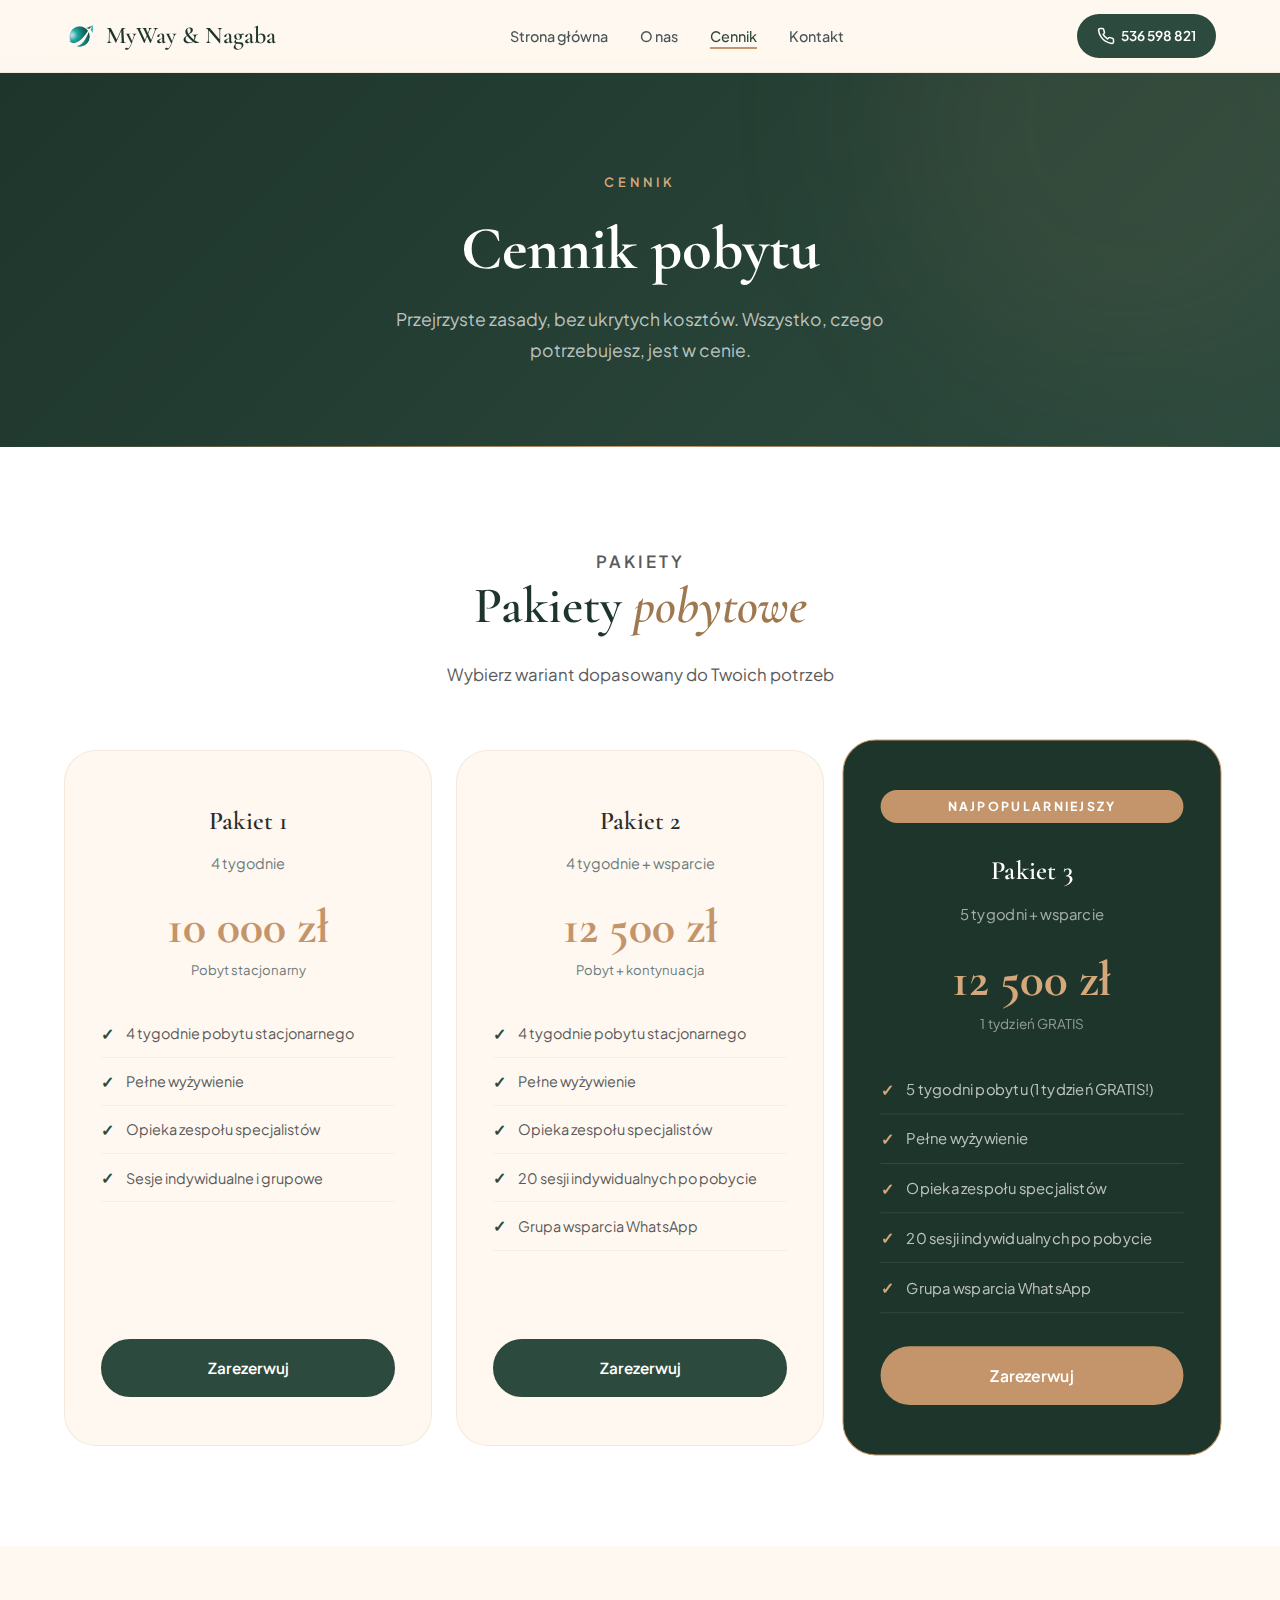
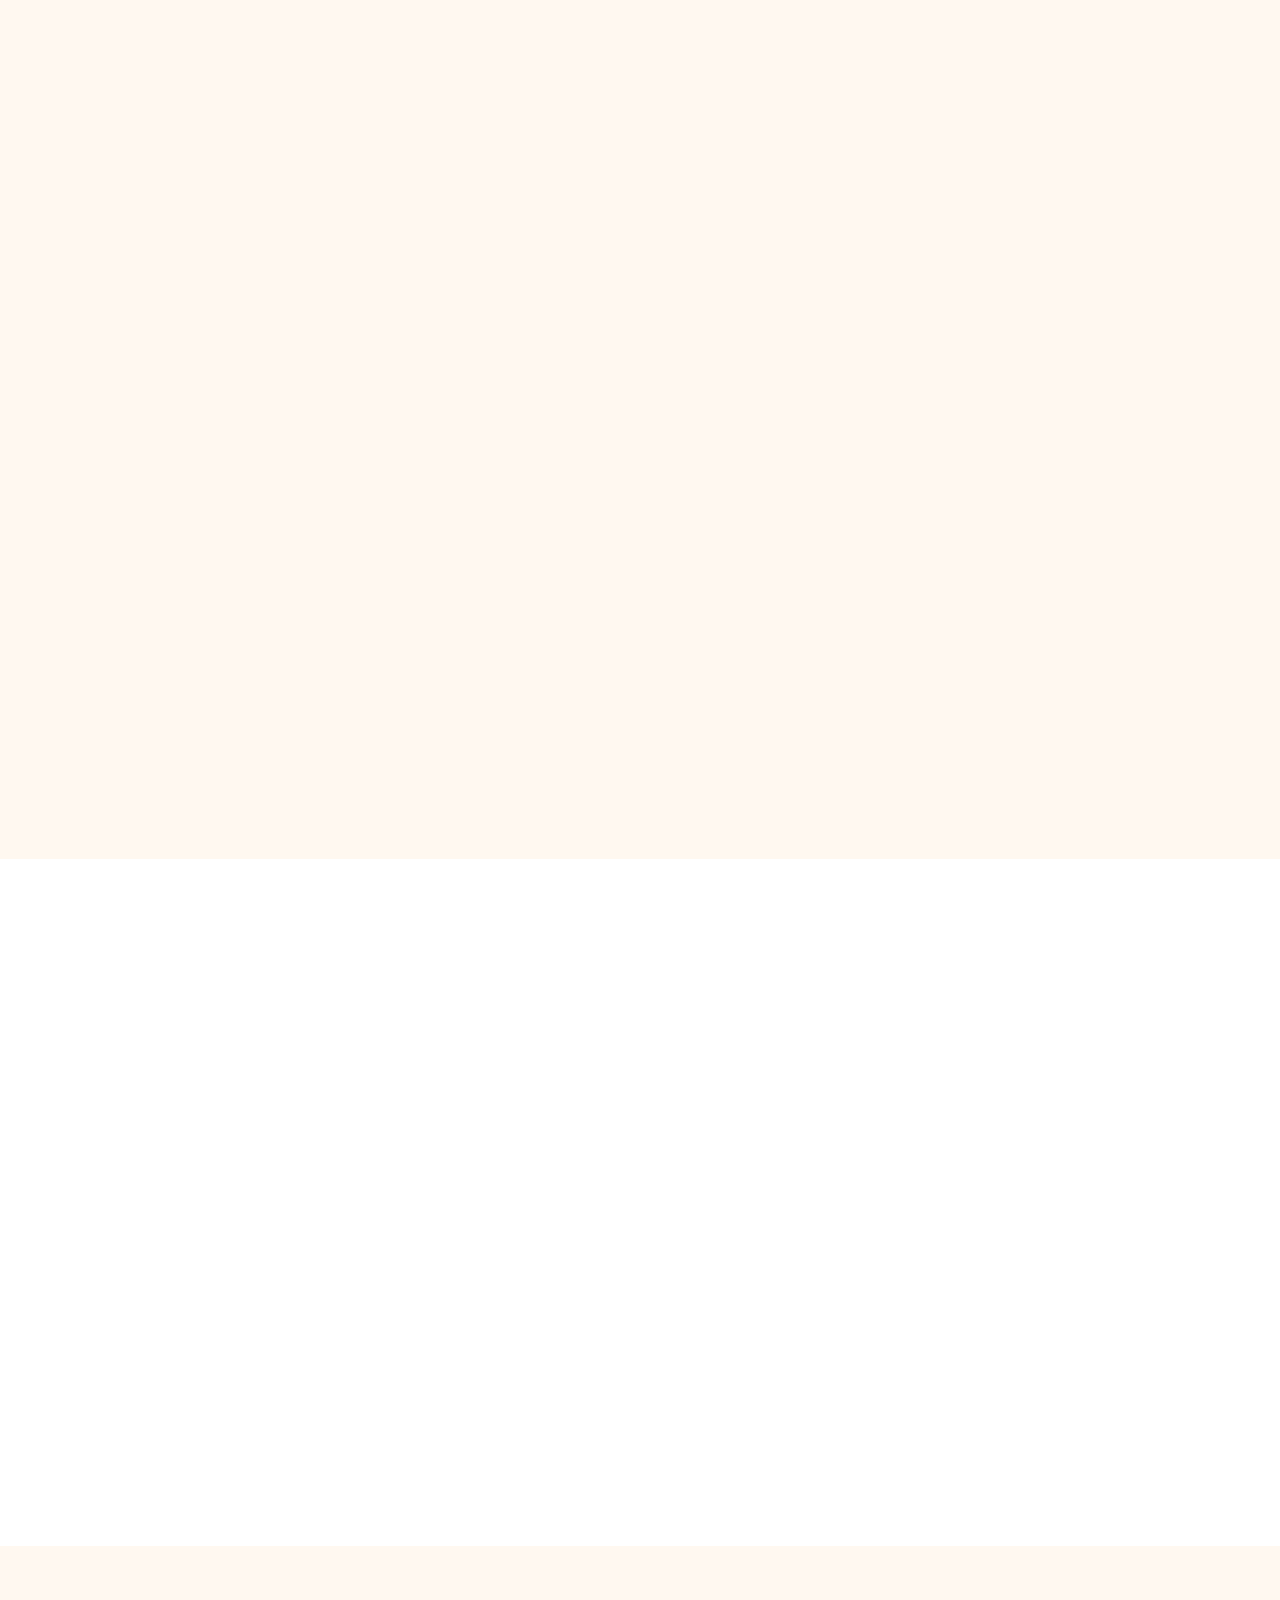
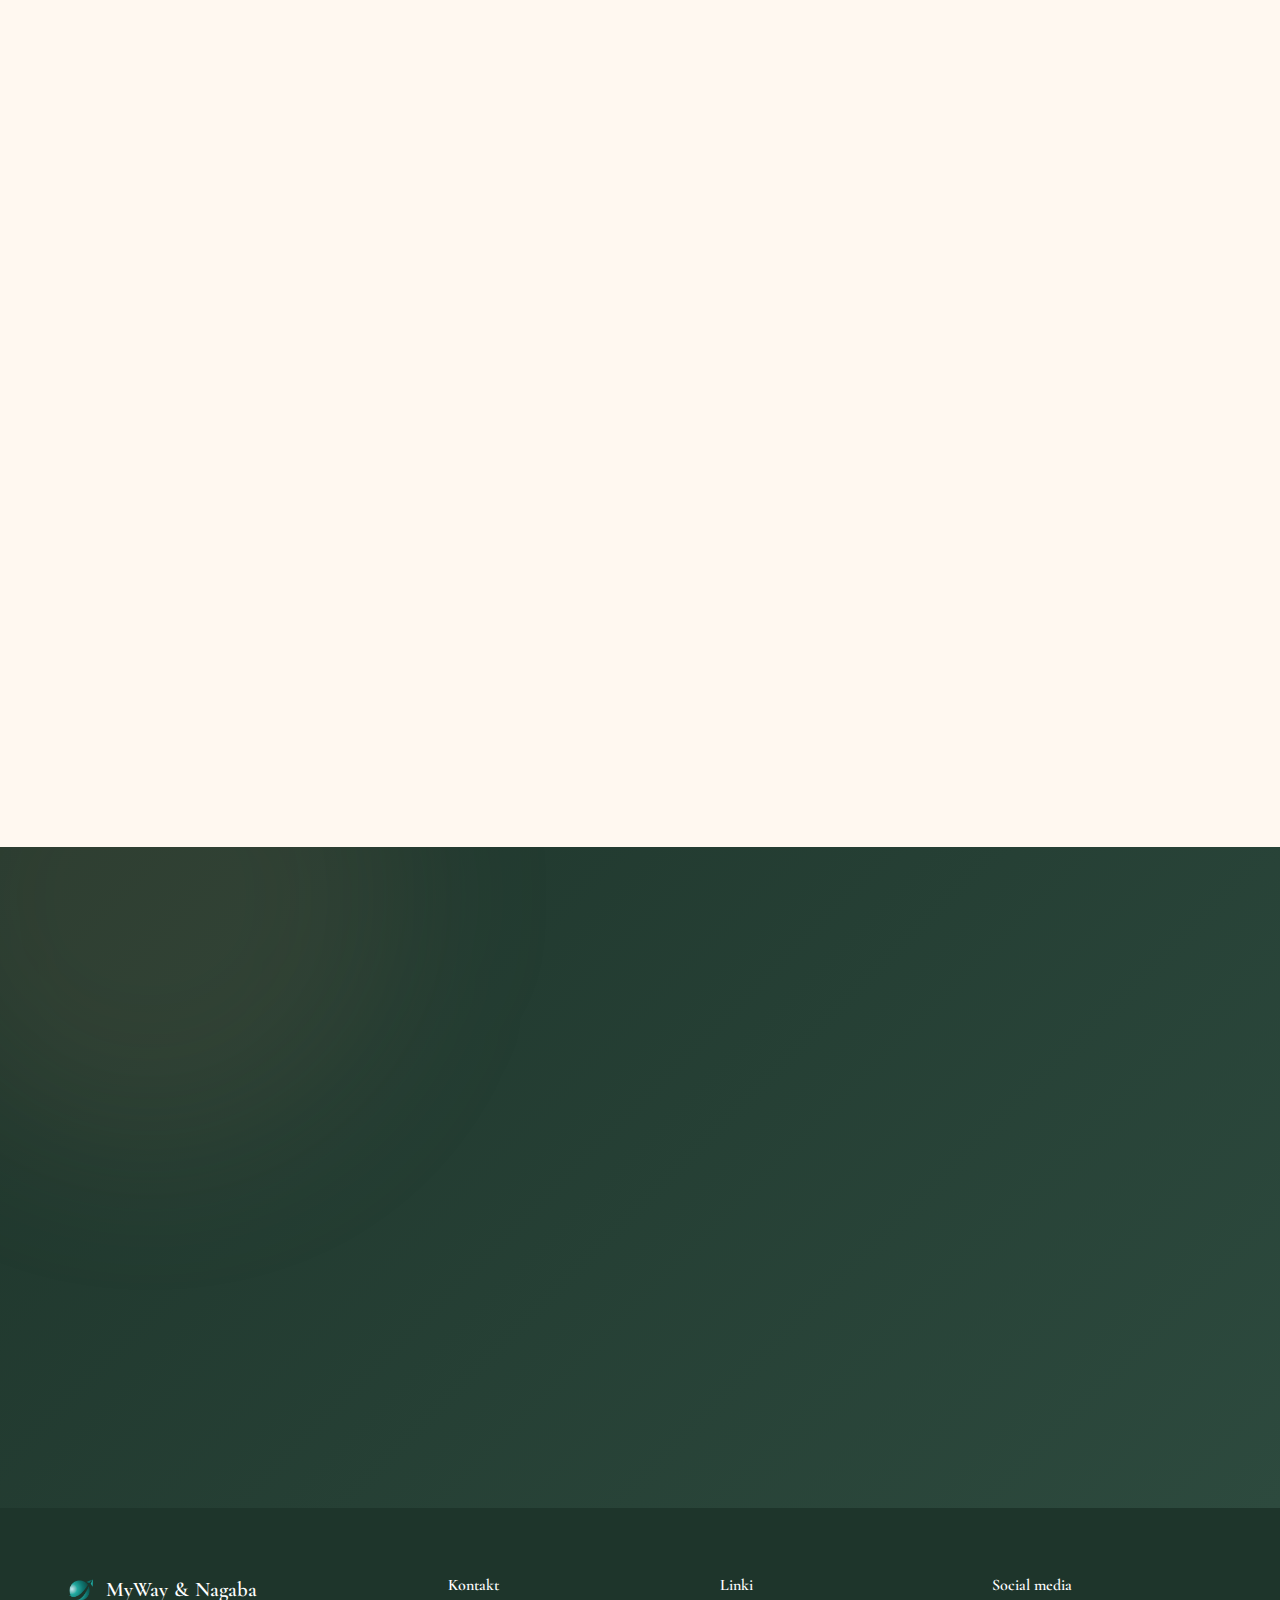
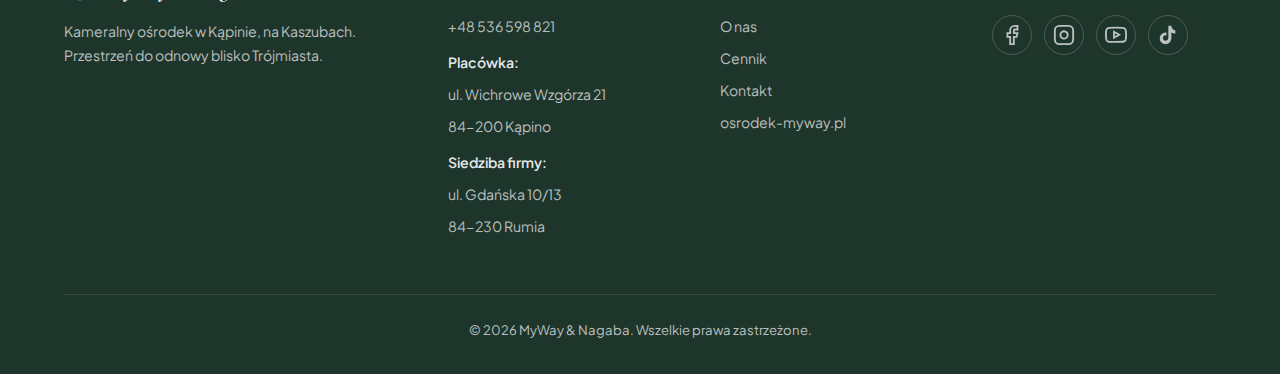
<file: cennik.html>
<!DOCTYPE html>
<html lang="pl">
<head>
    <meta charset="UTF-8">
    <meta name="viewport" content="width=device-width, initial-scale=1.0">
    <title>Cennik | MyWay & Nagaba — Kameralny Ośrodek na Kaszubach</title>
    <meta name="description" content="Przejrzyste zasady i cennik pobytu w MyWay & Nagaba. Pakiety od 10 000 zł. Bez ukrytych kosztów. Sprawdź co zawiera pobyt i jak zarezerwować miejsce.">
    <meta name="robots" content="index, follow">
    <link rel="canonical" href="https://nagaba-osrodek.pl/cennik.html">

    <!-- Open Graph -->
    <meta property="og:title" content="Cennik | MyWay & Nagaba">
    <meta property="og:description" content="Przejrzyste zasady i cennik pobytu w MyWay & Nagaba. Pakiety od 10 000 zł.">
    <meta property="og:type" content="website">
    <meta property="og:url" content="https://nagaba-osrodek.pl/cennik.html">
    <meta property="og:locale" content="pl_PL">

    <!-- Fonts -->
    <link rel="preconnect" href="https://fonts.googleapis.com">
    <link rel="preconnect" href="https://fonts.gstatic.com" crossorigin>
    <link href="https://fonts.googleapis.com/css2?family=Cormorant+Garamond:ital,wght@0,400;0,500;0,600;0,700;1,400;1,500&family=Plus+Jakarta+Sans:wght@300;400;500;600;700&display=swap" rel="stylesheet">

    <!-- Schema.org -->
    <script type="application/ld+json">
    {
        "@context": "https://schema.org",
        "@type": "Service",
        "name": "Pobyt stacjonarny - MyWay & Nagaba",
        "description": "Kameralny ośrodek w Kąpinie, na Kaszubach. Indywidualne podejście, profesjonalny zespół, komfortowe warunki.",
        "provider": {
            "@type": "Organization",
            "name": "MyWay & Nagaba",
            "telephone": "+48536598821",
            "address": [
                {
                    "@type": "PostalAddress",
                    "name": "Placówka",
                    "streetAddress": "Wichrowe Wzgórza 21",
                    "addressLocality": "Kąpino",
                    "postalCode": "84-200",
                    "addressCountry": "PL"
                },
                {
                    "@type": "PostalAddress",
                    "name": "Siedziba firmy",
                    "streetAddress": "Gdańska 10/13",
                    "addressLocality": "Rumia",
                    "postalCode": "84-230",
                    "addressCountry": "PL"
                }
            ]
        }
    }
    </script>

    <style>
        /* ---------- CSS Variables ---------- */
        :root {
            --cream: #FFF8F0;
            --cream-dark: #F5EDE3;
            --gold: #C4956A;
            --gold-light: #D4A87A;
            --gold-dark: #A07850;
            --green: #2D4A3E;
            --green-light: #3D6354;
            --green-dark: #1E352B;
            --gray: #6B7B7D;
            --gray-light: #9AACAE;
            --gray-dark: #4A5557;
            --white: #FFFFFF;
            --text: #2C2C2C;
            --text-light: #5A5A5A;

            --font-serif: 'Cormorant Garamond', Georgia, serif;
            --font-sans: 'Plus Jakarta Sans', -apple-system, BlinkMacSystemFont, sans-serif;

            --radius-sm: 8px;
            --radius-md: 16px;
            --radius-lg: 24px;
            --radius-xl: 32px;

            --shadow-sm: 0 2px 8px rgba(0,0,0,0.06);
            --shadow-md: 0 8px 32px rgba(0,0,0,0.08);
            --shadow-lg: 0 16px 48px rgba(0,0,0,0.12);

            --transition: 0.3s ease;
        }

        /* ---------- Reset ---------- */
        *, *::before, *::after { margin: 0; padding: 0; box-sizing: border-box; }
        html { scroll-behavior: smooth; scroll-padding-top: 80px; }

        body {
            font-family: var(--font-sans);
            color: var(--text);
            background: var(--cream);
            line-height: 1.7;
            font-size: 16px;
            -webkit-font-smoothing: antialiased;
            overflow-x: hidden;
            padding-top: 72px;
        }

        img { max-width: 100%; height: auto; display: block; }
        a { color: inherit; text-decoration: none; }
        .container { max-width: 1200px; margin: 0 auto; padding: 0 24px; }

        /* ---------- Section Headers ---------- */
        .section-label {
            font-family: var(--font-sans);
            font-size: 0.8rem;
            font-weight: 600;
            letter-spacing: 3px;
            text-transform: uppercase;
            color: var(--gold);
            margin-bottom: 12px;
        }

        .section-title {
            font-family: var(--font-serif);
            font-size: clamp(2rem, 4vw, 3.2rem);
            font-weight: 600;
            color: var(--green-dark);
            line-height: 1.15;
            margin-bottom: 24px;
        }

        .section-title em {
            font-style: italic;
            color: var(--gold-dark);
        }

        .section-header {
            text-align: center;
            margin-bottom: 60px;
        }

        .section-header p {
            font-size: 1.05rem;
            color: var(--text-light);
            max-width: 600px;
            margin: 0 auto;
            line-height: 1.8;
        }

        /* ---------- Buttons ---------- */
        .btn {
            display: inline-flex;
            align-items: center;
            gap: 8px;
            padding: 14px 32px;
            border-radius: 100px;
            font-family: var(--font-sans);
            font-size: 0.95rem;
            font-weight: 600;
            cursor: pointer;
            transition: all var(--transition);
            border: 2px solid transparent;
            text-decoration: none;
        }

        .btn--primary {
            background: var(--green);
            color: var(--white);
            border-color: var(--green);
        }

        .btn--primary:hover {
            background: var(--green-light);
            border-color: var(--green-light);
            transform: translateY(-2px);
            box-shadow: 0 8px 24px rgba(45, 74, 62, 0.3);
        }

        .btn--outline {
            background: transparent;
            color: var(--green);
            border-color: var(--green);
        }

        .btn--outline:hover {
            background: var(--green);
            color: var(--white);
            transform: translateY(-2px);
        }

        .btn--ghost {
            background: rgba(255,255,255,0.15);
            color: var(--white);
            border-color: rgba(255,255,255,0.3);
            backdrop-filter: blur(8px);
        }

        .btn--ghost:hover {
            background: rgba(255,255,255,0.25);
            border-color: rgba(255,255,255,0.5);
            transform: translateY(-2px);
        }

        .btn--large {
            padding: 18px 40px;
            font-size: 1.05rem;
        }

        .btn--gold {
            background: var(--gold);
            color: var(--white);
            border-color: var(--gold);
        }

        .btn--gold:hover {
            background: var(--gold-light);
            border-color: var(--gold-light);
            transform: translateY(-2px);
            box-shadow: 0 8px 24px rgba(196,149,106,0.4);
        }

        /* ---------- Navigation ---------- */
        .nav {
            position: fixed;
            top: 0; left: 0; right: 0;
            z-index: 1000;
            background: rgba(255, 248, 240, 0.85);
            backdrop-filter: blur(20px);
            -webkit-backdrop-filter: blur(20px);
            border-bottom: 1px solid rgba(196, 149, 106, 0.15);
            transition: all var(--transition);
        }

        .nav--scrolled { box-shadow: var(--shadow-sm); }

        .nav__container {
            max-width: 1200px;
            margin: 0 auto;
            padding: 0 24px;
            display: flex;
            align-items: center;
            justify-content: space-between;
            height: 72px;
        }

        .nav__logo {
            font-family: var(--font-serif);
            font-size: 1.5rem;
            font-weight: 600;
            color: var(--green-dark);
            display: flex;
            align-items: center;
            gap: 6px;
        }

        .nav__logo-icon { color: var(--gold); font-size: 1.6rem; }
        .nav__logo-accent { color: var(--gold); }
        .nav__logo-img { height: 36px; width: auto; border-radius: 50%; }

        .nav__links {
            display: flex;
            list-style: none;
            gap: 32px;
        }

        .nav__links a {
            font-size: 0.9rem;
            font-weight: 500;
            color: var(--gray-dark);
            transition: color var(--transition);
            position: relative;
        }

        .nav__links a::after {
            content: '';
            position: absolute;
            bottom: -4px; left: 0;
            width: 0; height: 2px;
            background: var(--gold);
            transition: width var(--transition);
        }

        .nav__links a:hover { color: var(--green); }
        .nav__links a:hover::after { width: 100%; }
        .nav__links a.active { color: var(--green); }
        .nav__links a.active::after { width: 100%; }

        .nav__cta {
            display: flex;
            align-items: center;
            gap: 6px;
            padding: 10px 20px;
            background: var(--green);
            color: var(--white);
            border-radius: 100px;
            font-size: 0.85rem;
            font-weight: 600;
            transition: all var(--transition);
        }

        .nav__cta:hover {
            background: var(--green-light);
            transform: translateY(-1px);
            box-shadow: 0 4px 16px rgba(45, 74, 62, 0.3);
        }

        .nav__hamburger {
            display: none;
            flex-direction: column;
            gap: 5px;
            background: none;
            border: none;
            cursor: pointer;
            padding: 4px;
        }

        .nav__hamburger span {
            display: block;
            width: 24px; height: 2px;
            background: var(--green-dark);
            transition: all var(--transition);
            border-radius: 2px;
        }

        /* ---------- Page Hero ---------- */
        .page-hero {
            background: linear-gradient(135deg, var(--green-dark) 0%, var(--green) 100%);
            padding: 100px 24px 80px;
            text-align: center;
            position: relative;
            overflow: hidden;
        }

        .page-hero::before {
            content: '';
            position: absolute;
            width: 500px; height: 500px;
            border-radius: 50%;
            background: rgba(196, 149, 106, 0.08);
            top: -200px; right: -100px;
            filter: blur(80px);
        }

        .page-hero::after {
            content: '';
            position: absolute;
            bottom: 0; left: 0; right: 0;
            height: 1px;
            background: linear-gradient(90deg, transparent, var(--gold), transparent);
        }

        .page-hero .overline {
            font-family: var(--font-sans);
            font-size: 0.8rem;
            font-weight: 600;
            letter-spacing: 4px;
            text-transform: uppercase;
            color: var(--gold-light);
            margin-bottom: 20px;
            display: block;
        }

        .page-hero h1 {
            font-family: var(--font-serif);
            font-size: clamp(2.5rem, 5vw, 3.8rem);
            font-weight: 700;
            color: var(--white);
            margin-bottom: 20px;
            line-height: 1.15;
        }

        .page-hero p {
            font-size: 1.1rem;
            color: rgba(255,255,255,0.7);
            max-width: 600px;
            margin: 0 auto;
            line-height: 1.8;
        }

        /* ---------- Pricing Cards ---------- */
        .pricing {
            padding: 100px 0;
            background: var(--white);
        }

        .pricing__grid {
            display: grid;
            grid-template-columns: repeat(3, 1fr);
            gap: 24px;
            align-items: stretch;
        }

        .pricing-card {
            background: var(--cream);
            padding: 48px 36px;
            text-align: center;
            position: relative;
            border-radius: var(--radius-xl);
            border: 1px solid rgba(196, 149, 106, 0.15);
            transition: all 0.4s ease;
            display: flex;
            flex-direction: column;
        }

        .pricing-card:hover {
            transform: translateY(-8px);
            box-shadow: var(--shadow-lg);
        }

        .pricing-card.featured {
            background: var(--green-dark);
            color: var(--white);
            border-color: var(--gold);
            transform: scale(1.03);
        }

        .pricing-card.featured:hover {
            transform: scale(1.03) translateY(-8px);
        }

        .pricing-card .badge {
            display: inline-block;
            background: var(--gold);
            color: var(--white);
            padding: 6px 18px;
            border-radius: 100px;
            font-size: 0.75rem;
            font-weight: 700;
            text-transform: uppercase;
            letter-spacing: 2px;
            margin-bottom: 24px;
        }

        .pricing-card h3 {
            font-family: var(--font-serif);
            font-size: 1.6rem;
            font-weight: 600;
            margin-bottom: 8px;
        }

        .pricing-card.featured h3 { color: var(--white); }

        .pricing-card .duration {
            font-size: 0.9rem;
            color: var(--gray);
            margin-bottom: 28px;
        }

        .pricing-card.featured .duration { color: rgba(255,255,255,0.6); }

        .pricing-card .price {
            font-family: var(--font-serif);
            font-size: 3rem;
            font-weight: 700;
            color: var(--gold);
            margin-bottom: 8px;
            line-height: 1;
        }

        .pricing-card.featured .price { color: var(--gold-light); }

        .pricing-card .price-note {
            font-size: 0.82rem;
            color: var(--gray);
            margin-bottom: 28px;
        }

        .pricing-card.featured .price-note { color: rgba(255,255,255,0.5); }

        .pricing-card .features-list {
            list-style: none;
            text-align: left;
            margin-bottom: 32px;
            flex-grow: 1;
        }

        .pricing-card .features-list li {
            padding: 10px 0;
            font-size: 0.9rem;
            color: var(--text-light);
            border-bottom: 1px solid rgba(196, 149, 106, 0.1);
            display: flex;
            align-items: center;
            gap: 12px;
        }

        .pricing-card.featured .features-list li {
            color: rgba(255,255,255,0.7);
            border-bottom-color: rgba(255,255,255,0.1);
        }

        .pricing-card .features-list li .check-icon {
            color: var(--green);
            font-weight: 700;
            font-size: 1rem;
            flex-shrink: 0;
        }

        .pricing-card.featured .features-list li .check-icon {
            color: var(--gold-light);
        }

        .pricing-card .btn { width: 100%; justify-content: center; }

        /* ---------- Included Grid ---------- */
        .included {
            padding: 100px 0;
            background: var(--cream);
        }

        .included__grid {
            display: grid;
            grid-template-columns: repeat(3, 1fr);
            gap: 24px;
        }

        .included-item {
            background: var(--white);
            padding: 40px 28px;
            text-align: center;
            border-radius: var(--radius-lg);
            border: 1px solid rgba(196, 149, 106, 0.12);
            transition: all var(--transition);
        }

        .included-item:hover {
            transform: translateY(-4px);
            box-shadow: var(--shadow-md);
            border-color: rgba(196, 149, 106, 0.3);
        }

        .included-item .icon {
            width: 64px; height: 64px;
            margin: 0 auto 20px;
            display: flex;
            align-items: center;
            justify-content: center;
            background: rgba(45, 74, 62, 0.08);
            border-radius: 50%;
        }

        .included-item .icon svg {
            width: 28px; height: 28px;
            stroke: var(--green);
            stroke-width: 1.5;
            fill: none;
        }

        .included-item h4 {
            font-family: var(--font-serif);
            font-size: 1.15rem;
            font-weight: 600;
            color: var(--green-dark);
            margin-bottom: 10px;
        }

        .included-item p {
            font-size: 0.88rem;
            color: var(--text-light);
            line-height: 1.7;
        }

        /* ---------- Steps ---------- */
        .steps {
            padding: 100px 0;
            background: var(--white);
        }

        .steps__grid {
            display: grid;
            grid-template-columns: repeat(4, 1fr);
            gap: 24px;
        }

        .step-card {
            text-align: center;
            padding: 40px 20px;
        }

        .step-number {
            width: 64px; height: 64px;
            margin: 0 auto 24px;
            display: flex;
            align-items: center;
            justify-content: center;
            background: var(--green);
            border-radius: 50%;
            font-family: var(--font-serif);
            font-size: 1.6rem;
            font-weight: 700;
            color: var(--white);
        }

        .step-card h4 {
            font-family: var(--font-serif);
            font-size: 1.15rem;
            font-weight: 600;
            color: var(--green-dark);
            margin-bottom: 12px;
        }

        .step-card p {
            font-size: 0.88rem;
            color: var(--text-light);
            line-height: 1.7;
        }

        /* ---------- FAQ ---------- */
        .faq {
            padding: 100px 0;
            background: var(--cream);
        }

        .faq__list {
            max-width: 800px;
            margin: 0 auto;
        }

        .faq__item {
            background: var(--white);
            border-radius: var(--radius-md);
            margin-bottom: 12px;
            border: 1px solid rgba(196, 149, 106, 0.12);
            overflow: hidden;
            transition: all var(--transition);
        }

        .faq__item:hover { border-color: rgba(196, 149, 106, 0.3); }
        .faq__item[open] { border-color: var(--gold); }

        .faq__question {
            padding: 20px 24px;
            font-family: var(--font-serif);
            font-size: 1.1rem;
            font-weight: 600;
            color: var(--green-dark);
            cursor: pointer;
            list-style: none;
            display: flex;
            justify-content: space-between;
            align-items: center;
        }

        .faq__question::-webkit-details-marker { display: none; }

        .faq__question::after {
            content: '+';
            font-size: 1.4rem;
            font-weight: 300;
            color: var(--gold);
            transition: transform var(--transition);
        }

        .faq__item[open] .faq__question::after { transform: rotate(45deg); }

        .faq__answer {
            padding: 0 24px 20px;
            font-size: 0.92rem;
            color: var(--text-light);
            line-height: 1.8;
        }

        /* ---------- CTA Section ---------- */
        .cta-section {
            padding: 120px 0;
            background: linear-gradient(135deg, var(--green-dark) 0%, var(--green) 100%);
            text-align: center;
            position: relative;
            overflow: hidden;
        }

        .cta-section::before {
            content: '';
            position: absolute;
            width: 500px; height: 500px;
            border-radius: 50%;
            background: rgba(196, 149, 106, 0.1);
            top: -200px; left: -100px;
            filter: blur(80px);
        }

        .cta-section__title {
            font-family: var(--font-serif);
            font-size: clamp(2rem, 4vw, 3.2rem);
            font-weight: 700;
            color: var(--white);
            margin-bottom: 20px;
        }

        .cta-section__title em {
            font-style: italic;
            color: var(--gold-light);
        }

        .cta-section__text {
            font-size: 1.1rem;
            color: rgba(255,255,255,0.7);
            max-width: 500px;
            margin: 0 auto 16px;
            line-height: 1.8;
        }

        .cta-section__phone {
            font-family: var(--font-serif);
            font-size: clamp(2rem, 5vw, 3.5rem);
            font-weight: 700;
            margin-bottom: 8px;
        }

        .cta-section__phone a {
            color: var(--gold-light);
            text-decoration: none;
        }

        .cta-section__hours {
            font-size: 0.82rem;
            color: rgba(255,255,255,0.5);
            text-transform: uppercase;
            letter-spacing: 3px;
            margin-bottom: 40px;
        }

        .cta-section__buttons {
            display: flex;
            gap: 16px;
            justify-content: center;
            flex-wrap: wrap;
        }

        .cta-section .btn--gold {
            background: var(--gold);
            border-color: var(--gold);
            color: var(--white);
        }

        .cta-section .btn--gold:hover {
            background: var(--gold-light);
            border-color: var(--gold-light);
            box-shadow: 0 8px 24px rgba(196,149,106,0.4);
        }

        .cta-section .btn--ghost {
            color: var(--white);
            border-color: rgba(255,255,255,0.3);
        }

        .cta-section .btn--ghost:hover {
            background: rgba(255,255,255,0.1);
            border-color: var(--white);
        }

        /* ---------- Footer ---------- */
        .footer {
            padding: 64px 0 32px;
            background: var(--green-dark);
            color: rgba(255,255,255,0.7);
        }

        .footer__grid {
            display: grid;
            grid-template-columns: 1.5fr 1fr 1fr 1fr;
            gap: 48px;
            margin-bottom: 48px;
        }

        .footer__logo {
            font-family: var(--font-serif);
            font-size: 1.3rem;
            font-weight: 600;
            color: var(--white);
            display: flex;
            align-items: center;
            gap: 6px;
            margin-bottom: 12px;
        }

        .footer__desc { font-size: 0.88rem; line-height: 1.7; }

        .footer h4 {
            font-family: var(--font-serif);
            font-size: 1rem;
            font-weight: 600;
            color: var(--white);
            margin-bottom: 16px;
        }

        .footer__contact p, .footer__links p {
            font-size: 0.88rem;
            margin-bottom: 8px;
        }

        .footer__contact a, .footer__links a { transition: color var(--transition); }
        .footer__contact a:hover, .footer__links a:hover { color: var(--gold-light); }

        .footer__social-links { display: flex; gap: 12px; }

        .footer__social-links a {
            width: 40px; height: 40px;
            display: flex;
            align-items: center;
            justify-content: center;
            border-radius: 50%;
            border: 1px solid rgba(255,255,255,0.2);
            color: rgba(255,255,255,0.7);
            transition: all var(--transition);
        }

        .footer__social-links a:hover {
            background: var(--gold);
            border-color: var(--gold);
            color: var(--white);
            transform: translateY(-2px);
        }

        .footer__bottom {
            border-top: 1px solid rgba(255,255,255,0.1);
            padding-top: 24px;
            text-align: center;
            font-size: 0.82rem;
        }

        /* ---------- Floating CTA ---------- */
        .floating-cta {
            display: none;
            position: fixed;
            bottom: 24px; right: 24px;
            z-index: 999;
            background: var(--green);
            color: var(--white);
            padding: 14px 24px;
            border-radius: 100px;
            font-size: 0.9rem;
            font-weight: 600;
            align-items: center;
            gap: 8px;
            box-shadow: 0 8px 32px rgba(45, 74, 62, 0.4);
            transition: all var(--transition);
            animation: pulse-cta 3s ease-in-out infinite;
        }

        .floating-cta:hover {
            background: var(--green-light);
            transform: translateY(-2px);
        }

        @keyframes pulse-cta {
            0%, 100% { box-shadow: 0 8px 32px rgba(45, 74, 62, 0.4); }
            50% { box-shadow: 0 8px 48px rgba(45, 74, 62, 0.6); }
        }

        /* ---------- Animations ---------- */
        .fade-in {
            opacity: 0;
            transform: translateY(24px);
            transition: opacity 0.6s ease, transform 0.6s ease;
        }

        .fade-in--visible {
            opacity: 1;
            transform: translateY(0);
        }

        /* ---------- Responsive ---------- */
        @media (max-width: 1024px) {
            .pricing__grid {
                grid-template-columns: 1fr;
                max-width: 480px;
                margin: 0 auto;
            }
            .pricing-card.featured { transform: none; }
            .pricing-card.featured:hover { transform: translateY(-8px); }
            .included__grid { grid-template-columns: repeat(2, 1fr); }
            .steps__grid { grid-template-columns: repeat(2, 1fr); }
            .footer__grid { grid-template-columns: repeat(2, 1fr); }
        }

        @media (max-width: 768px) {
            .nav__links { display: none; }
            .nav__cta { display: none; }
            .nav__hamburger { display: flex; }
            .nav__logo-img { height: 28px; }
            .nav__logo { font-size: 1.2rem; }

            .nav__links--open {
                display: flex;
                flex-direction: column;
                position: absolute;
                top: 72px; left: 0; right: 0;
                background: var(--cream);
                padding: 24px;
                gap: 20px;
                border-bottom: 1px solid rgba(196, 149, 106, 0.15);
                box-shadow: var(--shadow-md);
            }

            .nav__links--open a { font-size: 1.1rem; }

            .page-hero h1 { font-size: 2.2rem; }
            .included__grid { grid-template-columns: 1fr; }
            .steps__grid { grid-template-columns: 1fr; }

            .footer__grid { grid-template-columns: 1fr; gap: 32px; }

            .floating-cta { display: flex; }

            .cta-section__buttons { flex-direction: column; align-items: center; }
            .cta-section__phone { font-size: 2rem; }
            .btn--large { width: 100%; justify-content: center; }
        }

        @media (max-width: 480px) {
            .page-hero h1 { font-size: 1.8rem; }
            .page-hero { padding: 80px 24px 60px; }
        }
    </style>
</head>
<body>

    <!-- ============ NAVIGATION ============ -->
    <nav class="nav" id="nav">
        <div class="nav__container">
            <a href="index.html" class="nav__logo">
                <img src="img/myway-logo.png" alt="MyWay logo" class="nav__logo-img">
                MyWay <span class="nav__logo-amp">&amp;</span> Nagaba
            </a>
            <ul class="nav__links" id="navLinks">
                <li><a href="index.html">Strona główna</a></li>
                <li><a href="o-nas.html">O nas</a></li>
                <li><a href="cennik.html" class="active">Cennik</a></li>
                <li><a href="kontakt.html">Kontakt</a></li>
            </ul>
            <a href="tel:+48536598821" class="nav__cta">
                <svg width="18" height="18" viewBox="0 0 24 24" fill="none" stroke="currentColor" stroke-width="2" stroke-linecap="round" stroke-linejoin="round"><path d="M22 16.92v3a2 2 0 0 1-2.18 2 19.79 19.79 0 0 1-8.63-3.07 19.5 19.5 0 0 1-6-6 19.79 19.79 0 0 1-3.07-8.67A2 2 0 0 1 4.11 2h3a2 2 0 0 1 2 1.72 12.84 12.84 0 0 0 .7 2.81 2 2 0 0 1-.45 2.11L8.09 9.91a16 16 0 0 0 6 6l1.27-1.27a2 2 0 0 1 2.11-.45 12.84 12.84 0 0 0 2.81.7A2 2 0 0 1 22 16.92z"/></svg>
                <span class="nav__cta-text">536 598 821</span>
            </a>
            <button class="nav__hamburger" id="hamburger" aria-label="Menu">
                <span></span><span></span><span></span>
            </button>
        </div>
    </nav>

    <!-- ============ PAGE HERO ============ -->
    <section class="page-hero">
        <div class="container">
            <span class="overline">Cennik</span>
            <h1>Cennik pobytu</h1>
            <p>Przejrzyste zasady, bez ukrytych kosztów. Wszystko, czego potrzebujesz, jest w cenie.</p>
        </div>
    </section>

    <!-- ============ PRICING CARDS ============ -->
    <section class="pricing">
        <div class="container">
            <div class="section-header fade-in">
                <p class="section-label">Pakiety</p>
                <h2 class="section-title">Pakiety <em>pobytowe</em></h2>
                <p>Wybierz wariant dopasowany do Twoich potrzeb</p>
            </div>

            <div class="pricing__grid">
                <div class="pricing-card fade-in">
                    <h3>Pakiet 1</h3>
                    <div class="duration">4 tygodnie</div>
                    <div class="price">10 000 zł</div>
                    <div class="price-note">Pobyt stacjonarny</div>
                    <ul class="features-list">
                        <li><span class="check-icon">&#10003;</span> 4 tygodnie pobytu stacjonarnego</li>
                        <li><span class="check-icon">&#10003;</span> Pełne wyżywienie</li>
                        <li><span class="check-icon">&#10003;</span> Opieka zespołu specjalistów</li>
                        <li><span class="check-icon">&#10003;</span> Sesje indywidualne i grupowe</li>
                    </ul>
                    <a href="tel:+48536598821" class="btn btn--primary">Zarezerwuj</a>
                </div>

                <div class="pricing-card fade-in">
                    <h3>Pakiet 2</h3>
                    <div class="duration">4 tygodnie + wsparcie</div>
                    <div class="price">12 500 zł</div>
                    <div class="price-note">Pobyt + kontynuacja</div>
                    <ul class="features-list">
                        <li><span class="check-icon">&#10003;</span> 4 tygodnie pobytu stacjonarnego</li>
                        <li><span class="check-icon">&#10003;</span> Pełne wyżywienie</li>
                        <li><span class="check-icon">&#10003;</span> Opieka zespołu specjalistów</li>
                        <li><span class="check-icon">&#10003;</span> 20 sesji indywidualnych po pobycie</li>
                        <li><span class="check-icon">&#10003;</span> Grupa wsparcia WhatsApp</li>
                    </ul>
                    <a href="tel:+48536598821" class="btn btn--primary">Zarezerwuj</a>
                </div>

                <div class="pricing-card featured fade-in">
                    <span class="badge">Najpopularniejszy</span>
                    <h3>Pakiet 3</h3>
                    <div class="duration">5 tygodni + wsparcie</div>
                    <div class="price">12 500 zł</div>
                    <div class="price-note">1 tydzień GRATIS</div>
                    <ul class="features-list">
                        <li><span class="check-icon">&#10003;</span> 5 tygodni pobytu (1 tydzień GRATIS!)</li>
                        <li><span class="check-icon">&#10003;</span> Pełne wyżywienie</li>
                        <li><span class="check-icon">&#10003;</span> Opieka zespołu specjalistów</li>
                        <li><span class="check-icon">&#10003;</span> 20 sesji indywidualnych po pobycie</li>
                        <li><span class="check-icon">&#10003;</span> Grupa wsparcia WhatsApp</li>
                    </ul>
                    <a href="tel:+48536598821" class="btn btn--gold">Zarezerwuj</a>
                </div>
            </div>
        </div>
    </section>

    <!-- ============ CO JEST W CENIE ============ -->
    <section class="included">
        <div class="container">
            <div class="section-header fade-in">
                <p class="section-label">W cenie</p>
                <h2 class="section-title">Co jest <em>w cenie</em></h2>
                <p>Każdy pakiet obejmuje pełne wsparcie na czas pobytu</p>
            </div>

            <div class="included__grid">
                <div class="included-item fade-in">
                    <div class="icon">
                        <svg viewBox="0 0 24 24"><path d="M20 21v-2a4 4 0 0 0-4-4H8a4 4 0 0 0-4 4v2"></path><circle cx="12" cy="7" r="4"></circle></svg>
                    </div>
                    <h4>Opieka zespołu specjalistów</h4>
                    <p>Doświadczeni prowadzący dostępni na co dzień</p>
                </div>
                <div class="included-item fade-in">
                    <div class="icon">
                        <svg viewBox="0 0 24 24"><path d="M17 21v-2a4 4 0 0 0-4-4H5a4 4 0 0 0-4 4v2"></path><circle cx="9" cy="7" r="4"></circle><path d="M23 21v-2a4 4 0 0 0-3-3.87"></path><path d="M16 3.13a4 4 0 0 1 0 7.75"></path></svg>
                    </div>
                    <h4>Sesje indywidualne i grupowe</h4>
                    <p>Sesje według ustalonego planu pobytu</p>
                </div>
                <div class="included-item fade-in">
                    <div class="icon">
                        <svg viewBox="0 0 24 24"><path d="M3 9l9-7 9 7v11a2 2 0 0 1-2 2H5a2 2 0 0 1-2-2z"></path><polyline points="9 22 9 12 15 12 15 22"></polyline></svg>
                    </div>
                    <h4>Wyżywienie i zakwaterowanie</h4>
                    <p>Pełne wyżywienie i komfortowe pokoje</p>
                </div>
                <div class="included-item fade-in">
                    <div class="icon">
                        <svg viewBox="0 0 24 24"><path d="M14 2H6a2 2 0 0 0-2 2v16a2 2 0 0 0 2 2h12a2 2 0 0 0 2-2V8z"></path><polyline points="14 2 14 8 20 8"></polyline><line x1="16" y1="13" x2="8" y2="13"></line><line x1="16" y1="17" x2="8" y2="17"></line></svg>
                    </div>
                    <h4>Materiały i narzędzia</h4>
                    <p>Materiały do pracy własnej i rozwoju osobistego</p>
                </div>
                <div class="included-item fade-in">
                    <div class="icon">
                        <svg viewBox="0 0 24 24"><polyline points="22 12 18 12 15 21 9 3 6 12 2 12"></polyline></svg>
                    </div>
                    <h4>Plan po wyjściu</h4>
                    <p>Indywidualny plan + kontakt kryzysowy po pobycie</p>
                </div>
                <div class="included-item fade-in">
                    <div class="icon">
                        <svg viewBox="0 0 24 24"><path d="M20.84 4.61a5.5 5.5 0 0 0-7.78 0L12 5.67l-1.06-1.06a5.5 5.5 0 0 0-7.78 7.78l1.06 1.06L12 21.23l7.78-7.78 1.06-1.06a5.5 5.5 0 0 0 0-7.78z"></path></svg>
                    </div>
                    <h4>Wsparcie dla bliskich</h4>
                    <p>Pomoc i informacje dla rodziny uczestnika</p>
                </div>
            </div>
        </div>
    </section>

    <!-- ============ JAK ZAREZERWOWAĆ ============ -->
    <section class="steps">
        <div class="container">
            <div class="section-header fade-in">
                <p class="section-label">Rezerwacja</p>
                <h2 class="section-title">Jak zarezerwować <em>miejsce</em></h2>
                <p>Cały proces jest prosty i zajmuje kilka dni</p>
            </div>

            <div class="steps__grid">
                <div class="step-card fade-in">
                    <div class="step-number">1</div>
                    <h4>Rozmowa telefoniczna</h4>
                    <p>Bezpłatna, ok. 30 minut. Porozmawiamy o Twojej sytuacji i odpowiemy na pytania.</p>
                </div>
                <div class="step-card fade-in">
                    <div class="step-number">2</div>
                    <h4>Ustalenie terminu</h4>
                    <p>Wspólnie wybieramy datę rozpoczęcia i długość pobytu.</p>
                </div>
                <div class="step-card fade-in">
                    <div class="step-number">3</div>
                    <h4>Potwierdzenie</h4>
                    <p>Potwierdzenie rezerwacji i przesłanie niezbędnych dokumentów.</p>
                </div>
                <div class="step-card fade-in">
                    <div class="step-number">4</div>
                    <h4>Przyjęcie</h4>
                    <p>Przyjazd do ośrodka i ustalenie planu pierwszych dni.</p>
                </div>
            </div>
        </div>
    </section>

    <!-- ============ FAQ ============ -->
    <section class="faq">
        <div class="container">
            <div class="section-header fade-in">
                <p class="section-label">Pytania</p>
                <h2 class="section-title">Najczęściej <em>zadawane pytania</em></h2>
            </div>

            <div class="faq__list">
                <details class="faq__item fade-in">
                    <summary class="faq__question">Co dokładnie jest w cenie pobytu?</summary>
                    <p class="faq__answer">Opieka specjalistów, sesje indywidualne i grupowe, wyżywienie, zakwaterowanie, materiały do pracy własnej oraz plan po wyjściu. W Pakietach 2 i 3 dodatkowo 20 sesji po pobycie i grupa wsparcia WhatsApp.</p>
                </details>
                <details class="faq__item fade-in">
                    <summary class="faq__question">Jak szybko mogę rozpocząć pobyt?</summary>
                    <p class="faq__answer">Najczęściej mamy 1-2 wolne miejsca. Termin ustalamy telefonicznie — zadzwoń pod 536 598 821.</p>
                </details>
                <details class="faq__item fade-in">
                    <summary class="faq__question">Czy mogę przedłużyć pobyt?</summary>
                    <p class="faq__answer">Tak, długość pobytu jest elastyczna i ustalamy ją indywidualnie. Jeśli potrzebujesz więcej czasu, rozmawiamy o najlepszym rozwiązaniu.</p>
                </details>
                <details class="faq__item fade-in">
                    <summary class="faq__question">Jakie formy płatności akceptujecie?</summary>
                    <p class="faq__answer">Przelew bankowy oraz gotówka. Waluta: PLN. Szczegóły płatności ustalamy telefonicznie.</p>
                </details>
                <details class="faq__item fade-in">
                    <summary class="faq__question">Czym różnią się poszczególne pakiety?</summary>
                    <p class="faq__answer">Pakiet 1 to sam pobyt (4 tygodnie). Pakiet 2 dodaje 20 sesji indywidualnych po pobycie i grupę wsparcia. Pakiet 3 to najlepsza wartość — 5 tygodni pobytu (1 tydzień gratis) plus pełne wsparcie po zakończeniu programu.</p>
                </details>
                <details class="faq__item fade-in">
                    <summary class="faq__question">Czy jest możliwość rozłożenia płatności na raty?</summary>
                    <p class="faq__answer">Rozumiemy, że to ważna decyzja finansowa. Skontaktuj się z nami telefonicznie — postaramy się znaleźć rozwiązanie dopasowane do Twojej sytuacji.</p>
                </details>
            </div>
        </div>
    </section>

    <!-- ============ CTA ============ -->
    <section class="cta-section">
        <div class="container">
            <div class="cta-section__content fade-in">
                <h2 class="cta-section__title">Zarezerwuj <em>miejsce</em></h2>
                <p class="cta-section__text">Pierwszy krok to rozmowa. Bez zobowiązań. Odpowiemy na Twoje pytania i pomożemy podjąć decyzję.</p>
                <div class="cta-section__phone">
                    <a href="tel:+48536598821">+48 536 598 821</a>
                </div>
                <div class="cta-section__hours">Czynne całodobowo</div>
                <div class="cta-section__buttons">
                    <a href="tel:+48536598821" class="btn btn--gold btn--large">
                        <svg width="22" height="22" viewBox="0 0 24 24" fill="none" stroke="currentColor" stroke-width="2" stroke-linecap="round" stroke-linejoin="round"><path d="M22 16.92v3a2 2 0 0 1-2.18 2 19.79 19.79 0 0 1-8.63-3.07 19.5 19.5 0 0 1-6-6 19.79 19.79 0 0 1-3.07-8.67A2 2 0 0 1 4.11 2h3a2 2 0 0 1 2 1.72 12.84 12.84 0 0 0 .7 2.81 2 2 0 0 1-.45 2.11L8.09 9.91a16 16 0 0 0 6 6l1.27-1.27a2 2 0 0 1 2.11-.45 12.84 12.84 0 0 0 2.81.7A2 2 0 0 1 22 16.92z"/></svg>
                        536 598 821
                    </a>
                    <a href="https://osrodek-myway.pl" class="btn btn--ghost btn--large" target="_blank" rel="noopener">Dowiedz się więcej</a>
                </div>
            </div>
        </div>
    </section>

    <!-- ============ FOOTER ============ -->
    <footer class="footer">
        <div class="container">
            <div class="footer__grid">
                <div class="footer__brand">
                    <a href="index.html" class="footer__logo">
                        <img src="img/myway-logo.png" alt="MyWay logo" class="nav__logo-img">
                        MyWay <span class="nav__logo-amp">&amp;</span> Nagaba
                    </a>
                    <p class="footer__desc">Kameralny ośrodek w Kąpinie, na Kaszubach. Przestrzeń do odnowy blisko Trójmiasta.</p>
                </div>
                <div class="footer__contact">
                    <h4>Kontakt</h4>
                    <p><a href="tel:+48536598821">+48 536 598 821</a></p>
                    <p style="margin-top: 12px; font-weight: 600; color: rgba(255,255,255,0.9);">Placówka:</p>
                    <p>ul. Wichrowe Wzgórza 21</p>
                    <p>84-200 Kąpino</p>
                    <p style="margin-top: 12px; font-weight: 600; color: rgba(255,255,255,0.9);">Siedziba firmy:</p>
                    <p>ul. Gdańska 10/13</p>
                    <p>84-230 Rumia</p>
                </div>
                <div class="footer__links">
                    <h4>Linki</h4>
                    <p><a href="o-nas.html">O nas</a></p>
                    <p><a href="cennik.html">Cennik</a></p>
                    <p><a href="kontakt.html">Kontakt</a></p>
                    <p><a href="https://osrodek-myway.pl" target="_blank" rel="noopener">osrodek-myway.pl</a></p>
                </div>
                <div class="footer__social">
                    <h4>Social media</h4>
                    <div class="footer__social-links">
                        <a href="https://www.facebook.com/osrodekleczeniauzalezniencom" target="_blank" rel="noopener" aria-label="Facebook">
                            <svg width="22" height="22" viewBox="0 0 24 24" fill="none" stroke="currentColor" stroke-width="2"><path d="M18 2h-3a5 5 0 0 0-5 5v3H7v4h3v8h4v-8h3l1-4h-4V7a1 1 0 0 1 1-1h3z"/></svg>
                        </a>
                        <a href="https://www.instagram.com/krystiannagaba/" target="_blank" rel="noopener" aria-label="Instagram">
                            <svg width="22" height="22" viewBox="0 0 24 24" fill="none" stroke="currentColor" stroke-width="2"><rect x="2" y="2" width="20" height="20" rx="5" ry="5"/><path d="M16 11.37A4 4 0 1 1 12.63 8 4 4 0 0 1 16 11.37z"/><line x1="17.5" y1="6.5" x2="17.51" y2="6.5"/></svg>
                        </a>
                        <a href="https://www.youtube.com/@krystiannagaba" target="_blank" rel="noopener" aria-label="YouTube">
                            <svg width="22" height="22" viewBox="0 0 24 24" fill="none" stroke="currentColor" stroke-width="2"><path d="M22.54 6.42a2.78 2.78 0 0 0-1.94-2C18.88 4 12 4 12 4s-6.88 0-8.6.46a2.78 2.78 0 0 0-1.94 2A29 29 0 0 0 1 11.75a29 29 0 0 0 .46 5.33A2.78 2.78 0 0 0 3.4 19.1c1.72.46 8.6.46 8.6.46s6.88 0 8.6-.46a2.78 2.78 0 0 0 1.94-2 29 29 0 0 0 .46-5.25 29 29 0 0 0-.46-5.33z"/><polygon points="9.75 15.02 15.5 11.75 9.75 8.48 9.75 15.02"/></svg>
                        </a>
                        <a href="https://www.tiktok.com/@krystian.nagaba" target="_blank" rel="noopener" aria-label="TikTok">
                            <svg width="22" height="22" viewBox="0 0 24 24" fill="currentColor"><path d="M19.59 6.69a4.83 4.83 0 0 1-3.77-4.25V2h-3.45v13.67a2.89 2.89 0 0 1-2.88 2.5 2.89 2.89 0 0 1 0-5.78 2.92 2.92 0 0 1 .88.13V9.4a6.84 6.84 0 0 0-1-.05A6.33 6.33 0 0 0 3 15.57 6.33 6.33 0 0 0 9.37 22a6.33 6.33 0 0 0 6.33-6.33V9.31a8.16 8.16 0 0 0 4.29 1.2V7.15a4.85 4.85 0 0 1-.4-.46z"/></svg>
                        </a>
                    </div>
                </div>
            </div>
            <div class="footer__bottom">
                <p>&copy; 2026 MyWay & Nagaba. Wszelkie prawa zastrzeżone.</p>
            </div>
        </div>
    </footer>

    <!-- ============ FLOATING CTA (MOBILE) ============ -->
    <a href="tel:+48536598821" class="floating-cta" aria-label="Zadzwoń">
        <svg width="24" height="24" viewBox="0 0 24 24" fill="none" stroke="currentColor" stroke-width="2" stroke-linecap="round" stroke-linejoin="round"><path d="M22 16.92v3a2 2 0 0 1-2.18 2 19.79 19.79 0 0 1-8.63-3.07 19.5 19.5 0 0 1-6-6 19.79 19.79 0 0 1-3.07-8.67A2 2 0 0 1 4.11 2h3a2 2 0 0 1 2 1.72 12.84 12.84 0 0 0 .7 2.81 2 2 0 0 1-.45 2.11L8.09 9.91a16 16 0 0 0 6 6l1.27-1.27a2 2 0 0 1 2.11-.45 12.84 12.84 0 0 0 2.81.7A2 2 0 0 1 22 16.92z"/></svg>
        <span>Zadzwoń</span>
    </a>

    <script>
        // Mobile menu toggle
        document.getElementById('hamburger').addEventListener('click', function() {
            document.getElementById('navLinks').classList.toggle('nav__links--open');
        });

        // Scroll animations
        const observer = new IntersectionObserver((entries) => {
            entries.forEach(entry => {
                if (entry.isIntersecting) {
                    entry.target.classList.add('fade-in--visible');
                }
            });
        }, { threshold: 0.1 });

        document.querySelectorAll('.fade-in').forEach(el => observer.observe(el));

        // Nav scroll effect
        window.addEventListener('scroll', () => {
            document.getElementById('nav').classList.toggle('nav--scrolled', window.scrollY > 50);
        });
    </script>

</body>
</html>
</file>
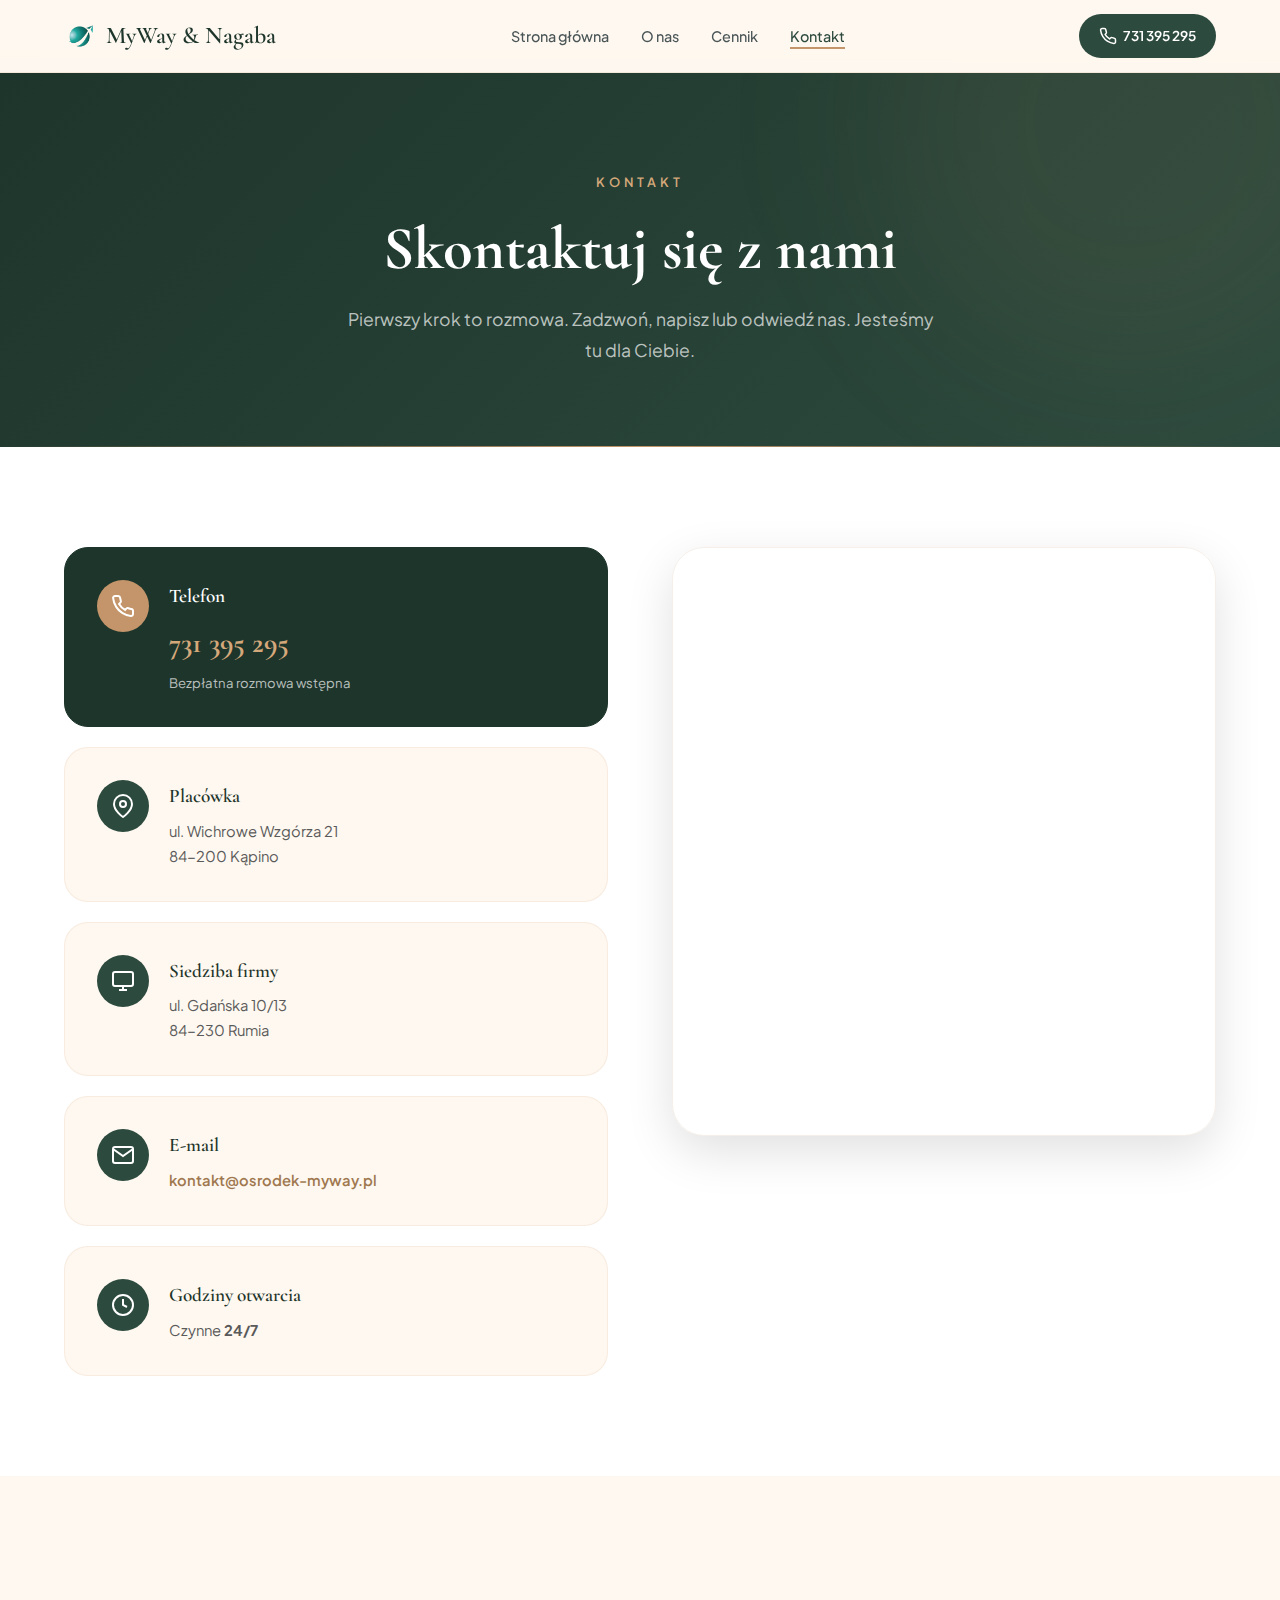
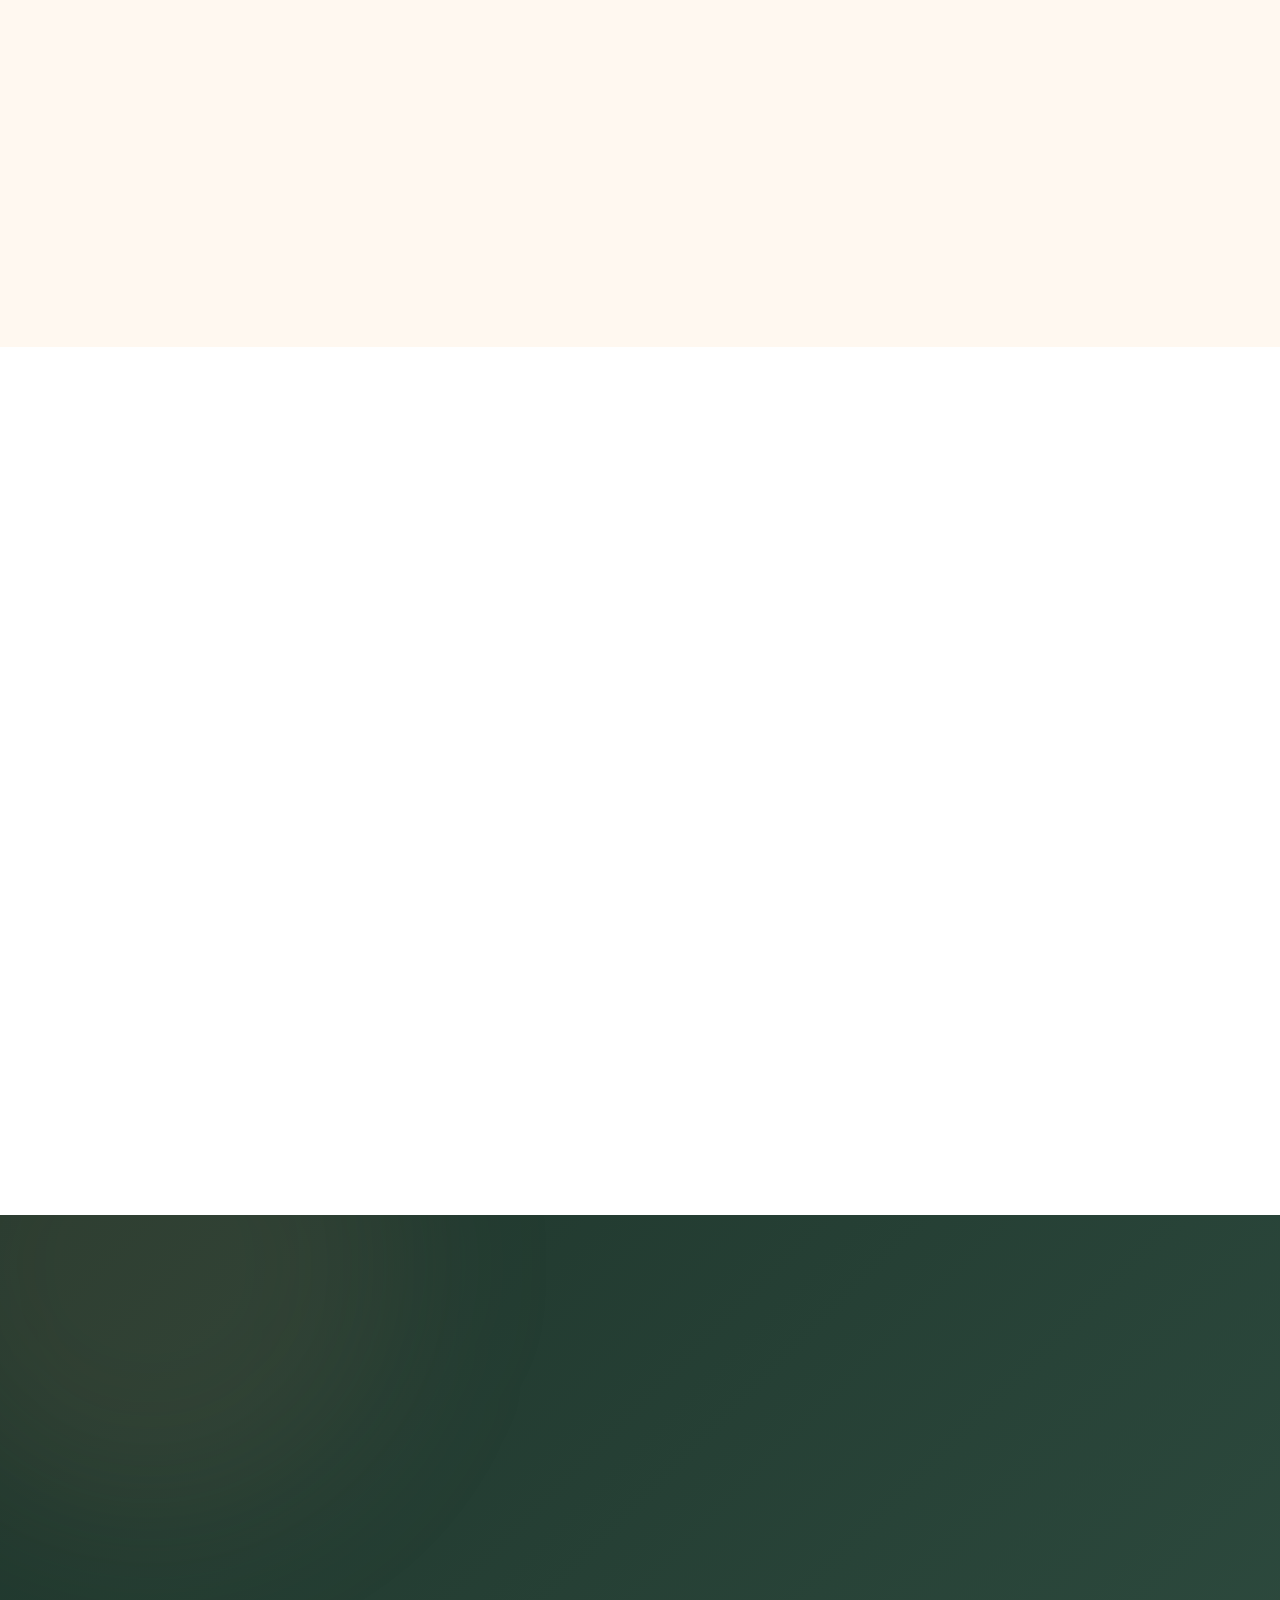
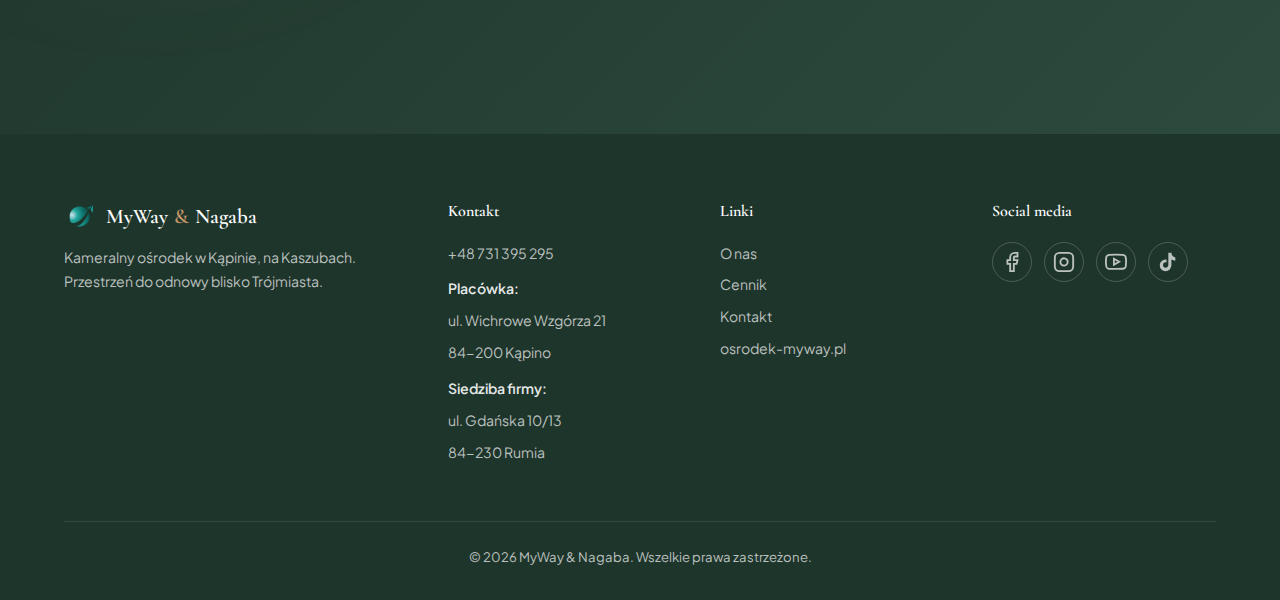
<file: kontakt.html>
<!DOCTYPE html>
<html lang="pl">
<head>
    <meta charset="UTF-8">
    <meta name="viewport" content="width=device-width, initial-scale=1.0">
    <title>Kontakt | MyWay & Nagaba — Kameralny Ośrodek na Kaszubach</title>
    <meta name="description" content="Skontaktuj się z MyWay & Nagaba. Telefon: 731 395 295. Placówka: ul. Wichrowe Wzgórza 21, Kąpino. Siedziba firmy: ul. Gdańska 10/13, Rumia. Czynne 24/7.">
    <meta name="robots" content="index, follow">
    <link rel="canonical" href="https://nagaba-osrodek.pl/kontakt.html">

    <!-- Open Graph -->
    <meta property="og:title" content="Kontakt | MyWay & Nagaba">
    <meta property="og:description" content="Skontaktuj się z MyWay & Nagaba. Telefon: 731 395 295. Czynne 24/7.">
    <meta property="og:type" content="website">
    <meta property="og:url" content="https://nagaba-osrodek.pl/kontakt.html">
    <meta property="og:locale" content="pl_PL">

    <!-- Fonts -->
    <link rel="preconnect" href="https://fonts.googleapis.com">
    <link rel="preconnect" href="https://fonts.gstatic.com" crossorigin>
    <link href="https://fonts.googleapis.com/css2?family=Cormorant+Garamond:ital,wght@0,400;0,500;0,600;0,700;1,400;1,500&family=Plus+Jakarta+Sans:wght@300;400;500;600;700&display=swap" rel="stylesheet">

    <!-- Schema.org -->
    <script type="application/ld+json">
    {
        "@context": "https://schema.org",
        "@type": "MedicalBusiness",
        "name": "MyWay & Nagaba",
        "telephone": "+48731395295",
        "email": "kontakt@osrodek-myway.pl",
        "address": [
            {
                "@type": "PostalAddress",
                "name": "Placówka",
                "streetAddress": "Wichrowe Wzgórza 21",
                "addressLocality": "Kąpino",
                "postalCode": "84-200",
                "addressCountry": "PL"
            },
            {
                "@type": "PostalAddress",
                "name": "Siedziba firmy",
                "streetAddress": "Gdańska 10/13",
                "addressLocality": "Rumia",
                "postalCode": "84-230",
                "addressCountry": "PL"
            }
        ],
        "geo": {
            "@type": "GeoCoordinates",
            "latitude": 54.5256,
            "longitude": 18.4847
        },
        "openingHoursSpecification": {
            "@type": "OpeningHoursSpecification",
            "dayOfWeek": ["Monday","Tuesday","Wednesday","Thursday","Friday","Saturday","Sunday"],
            "opens": "00:00",
            "closes": "23:59"
        }
    }
    </script>

    <style>
        /* ---------- CSS Variables ---------- */
        :root {
            --cream: #FFF8F0;
            --cream-dark: #F5EDE3;
            --gold: #C4956A;
            --gold-light: #D4A87A;
            --gold-dark: #A07850;
            --green: #2D4A3E;
            --green-light: #3D6354;
            --green-dark: #1E352B;
            --gray: #6B7B7D;
            --gray-light: #9AACAE;
            --gray-dark: #4A5557;
            --white: #FFFFFF;
            --text: #2C2C2C;
            --text-light: #5A5A5A;

            --font-serif: 'Cormorant Garamond', Georgia, serif;
            --font-sans: 'Plus Jakarta Sans', -apple-system, BlinkMacSystemFont, sans-serif;

            --radius-sm: 8px;
            --radius-md: 16px;
            --radius-lg: 24px;
            --radius-xl: 32px;

            --shadow-sm: 0 2px 8px rgba(0,0,0,0.06);
            --shadow-md: 0 8px 32px rgba(0,0,0,0.08);
            --shadow-lg: 0 16px 48px rgba(0,0,0,0.12);

            --transition: 0.3s ease;
        }

        /* ---------- Reset ---------- */
        *, *::before, *::after { margin: 0; padding: 0; box-sizing: border-box; }
        html { scroll-behavior: smooth; scroll-padding-top: 80px; }

        body {
            font-family: var(--font-sans);
            color: var(--text);
            background: var(--cream);
            line-height: 1.7;
            font-size: 16px;
            -webkit-font-smoothing: antialiased;
            overflow-x: hidden;
            padding-top: 72px;
        }

        img { max-width: 100%; height: auto; display: block; }
        a { color: inherit; text-decoration: none; }
        .container { max-width: 1200px; margin: 0 auto; padding: 0 24px; }

        /* ---------- Section Headers ---------- */
        .section-label {
            font-family: var(--font-sans);
            font-size: 0.8rem;
            font-weight: 600;
            letter-spacing: 3px;
            text-transform: uppercase;
            color: var(--gold);
            margin-bottom: 12px;
        }

        .section-title {
            font-family: var(--font-serif);
            font-size: clamp(2rem, 4vw, 3.2rem);
            font-weight: 600;
            color: var(--green-dark);
            line-height: 1.15;
            margin-bottom: 24px;
        }

        .section-title em {
            font-style: italic;
            color: var(--gold-dark);
        }

        .section-header {
            text-align: center;
            margin-bottom: 60px;
        }

        .section-header p {
            font-size: 1.05rem;
            color: var(--text-light);
            max-width: 600px;
            margin: 0 auto;
            line-height: 1.8;
        }

        /* ---------- Buttons ---------- */
        .btn {
            display: inline-flex;
            align-items: center;
            gap: 8px;
            padding: 14px 32px;
            border-radius: 100px;
            font-family: var(--font-sans);
            font-size: 0.95rem;
            font-weight: 600;
            cursor: pointer;
            transition: all var(--transition);
            border: 2px solid transparent;
            text-decoration: none;
        }

        .btn--primary {
            background: var(--green);
            color: var(--white);
            border-color: var(--green);
        }

        .btn--primary:hover {
            background: var(--green-light);
            border-color: var(--green-light);
            transform: translateY(-2px);
            box-shadow: 0 8px 24px rgba(45, 74, 62, 0.3);
        }

        .btn--ghost {
            background: rgba(255,255,255,0.15);
            color: var(--white);
            border-color: rgba(255,255,255,0.3);
            backdrop-filter: blur(8px);
        }

        .btn--ghost:hover {
            background: rgba(255,255,255,0.25);
            border-color: rgba(255,255,255,0.5);
            transform: translateY(-2px);
        }

        .btn--gold {
            background: var(--gold);
            color: var(--white);
            border-color: var(--gold);
        }

        .btn--gold:hover {
            background: var(--gold-light);
            border-color: var(--gold-light);
            transform: translateY(-2px);
            box-shadow: 0 8px 24px rgba(196,149,106,0.4);
        }

        .btn--large {
            padding: 18px 40px;
            font-size: 1.05rem;
        }

        /* ---------- Navigation ---------- */
        .nav {
            position: fixed;
            top: 0; left: 0; right: 0;
            z-index: 1000;
            background: rgba(255, 248, 240, 0.85);
            backdrop-filter: blur(20px);
            -webkit-backdrop-filter: blur(20px);
            border-bottom: 1px solid rgba(196, 149, 106, 0.15);
            transition: all var(--transition);
        }

        .nav--scrolled { box-shadow: var(--shadow-sm); }

        .nav__container {
            max-width: 1200px;
            margin: 0 auto;
            padding: 0 24px;
            display: flex;
            align-items: center;
            justify-content: space-between;
            height: 72px;
        }

        .nav__logo {
            font-family: var(--font-serif);
            font-size: 1.5rem;
            font-weight: 600;
            color: var(--green-dark);
            display: flex;
            align-items: center;
            gap: 6px;
        }

        .nav__logo-icon { color: var(--gold); font-size: 1.6rem; }
        .nav__logo-accent { color: var(--gold); }
        .nav__logo-img { height: 36px; width: auto; border-radius: 50%; }

        .nav__links {
            display: flex;
            list-style: none;
            gap: 32px;
        }

        .nav__links a {
            font-size: 0.9rem;
            font-weight: 500;
            color: var(--gray-dark);
            transition: color var(--transition);
            position: relative;
        }

        .nav__links a::after {
            content: '';
            position: absolute;
            bottom: -4px; left: 0;
            width: 0; height: 2px;
            background: var(--gold);
            transition: width var(--transition);
        }

        .nav__links a:hover { color: var(--green); }
        .nav__links a:hover::after { width: 100%; }
        .nav__links a.active { color: var(--green); }
        .nav__links a.active::after { width: 100%; }

        .nav__cta {
            display: flex;
            align-items: center;
            gap: 6px;
            padding: 10px 20px;
            background: var(--green);
            color: var(--white);
            border-radius: 100px;
            font-size: 0.85rem;
            font-weight: 600;
            transition: all var(--transition);
        }

        .nav__cta:hover {
            background: var(--green-light);
            transform: translateY(-1px);
            box-shadow: 0 4px 16px rgba(45, 74, 62, 0.3);
        }

        .nav__hamburger {
            display: none;
            flex-direction: column;
            gap: 5px;
            background: none;
            border: none;
            cursor: pointer;
            padding: 4px;
        }

        .nav__hamburger span {
            display: block;
            width: 24px; height: 2px;
            background: var(--green-dark);
            transition: all var(--transition);
            border-radius: 2px;
        }

        /* ---------- Page Hero ---------- */
        .page-hero {
            background: linear-gradient(135deg, var(--green-dark) 0%, var(--green) 100%);
            padding: 100px 24px 80px;
            text-align: center;
            position: relative;
            overflow: hidden;
        }

        .page-hero::before {
            content: '';
            position: absolute;
            width: 500px; height: 500px;
            border-radius: 50%;
            background: rgba(196, 149, 106, 0.08);
            top: -200px; right: -100px;
            filter: blur(80px);
        }

        .page-hero::after {
            content: '';
            position: absolute;
            bottom: 0; left: 0; right: 0;
            height: 1px;
            background: linear-gradient(90deg, transparent, var(--gold), transparent);
        }

        .page-hero .overline {
            font-family: var(--font-sans);
            font-size: 0.8rem;
            font-weight: 600;
            letter-spacing: 4px;
            text-transform: uppercase;
            color: var(--gold-light);
            margin-bottom: 20px;
            display: block;
        }

        .page-hero h1 {
            font-family: var(--font-serif);
            font-size: clamp(2.5rem, 5vw, 3.8rem);
            font-weight: 700;
            color: var(--white);
            margin-bottom: 20px;
            line-height: 1.15;
        }

        .page-hero p {
            font-size: 1.1rem;
            color: rgba(255,255,255,0.7);
            max-width: 600px;
            margin: 0 auto;
            line-height: 1.8;
        }

        /* ---------- Contact Grid ---------- */
        .contact {
            padding: 100px 0;
            background: var(--white);
        }

        .contact__grid {
            display: grid;
            grid-template-columns: 1fr 1fr;
            gap: 64px;
            align-items: start;
        }

        .contact__info-cards {
            display: flex;
            flex-direction: column;
            gap: 20px;
        }

        .contact-card {
            background: var(--cream);
            border-radius: var(--radius-lg);
            padding: 32px;
            border: 1px solid rgba(196, 149, 106, 0.12);
            transition: all var(--transition);
            display: flex;
            align-items: flex-start;
            gap: 20px;
        }

        .contact-card:hover {
            transform: translateY(-3px);
            box-shadow: var(--shadow-md);
            border-color: rgba(196, 149, 106, 0.3);
        }

        .contact-card__icon {
            width: 52px; height: 52px;
            display: flex;
            align-items: center;
            justify-content: center;
            background: var(--green);
            border-radius: 50%;
            flex-shrink: 0;
        }

        .contact-card__icon svg {
            width: 24px; height: 24px;
            stroke: var(--white);
            stroke-width: 2;
            fill: none;
        }

        .contact-card__content h3 {
            font-family: var(--font-serif);
            font-size: 1.2rem;
            font-weight: 600;
            color: var(--green-dark);
            margin-bottom: 6px;
        }

        .contact-card__content p {
            font-size: 0.92rem;
            color: var(--text-light);
            line-height: 1.7;
        }

        .contact-card__content a {
            color: var(--gold-dark);
            font-weight: 600;
            transition: color var(--transition);
        }

        .contact-card__content a:hover {
            color: var(--green);
        }

        .contact-card--phone {
            background: var(--green-dark);
            border-color: var(--green-dark);
        }

        .contact-card--phone:hover {
            border-color: var(--gold);
        }

        .contact-card--phone .contact-card__icon {
            background: var(--gold);
        }

        .contact-card--phone h3 {
            color: var(--white);
        }

        .contact-card--phone p {
            color: rgba(255,255,255,0.7);
        }

        .contact-card--phone a {
            color: var(--gold-light);
            font-family: var(--font-serif);
            font-size: 1.8rem;
            font-weight: 700;
        }

        .contact-card--phone a:hover {
            color: var(--white);
        }

        /* Map */
        .contact__map {
            border-radius: var(--radius-xl);
            overflow: hidden;
            box-shadow: var(--shadow-lg);
            border: 1px solid rgba(196, 149, 106, 0.15);
        }

        .contact__map iframe {
            border: 0;
            border-radius: var(--radius-xl);
        }

        /* ---------- Social Section ---------- */
        .social {
            padding: 80px 0;
            background: var(--cream);
        }

        .social__grid {
            display: grid;
            grid-template-columns: repeat(4, 1fr);
            gap: 20px;
            max-width: 800px;
            margin: 0 auto;
        }

        .social-card {
            display: flex;
            flex-direction: column;
            align-items: center;
            gap: 12px;
            padding: 32px 20px;
            background: var(--white);
            border-radius: var(--radius-lg);
            border: 1px solid rgba(196, 149, 106, 0.12);
            transition: all 0.4s ease;
            text-align: center;
        }

        .social-card:hover {
            transform: translateY(-6px);
            box-shadow: var(--shadow-md);
            border-color: var(--gold);
        }

        .social-card__icon {
            width: 56px; height: 56px;
            display: flex;
            align-items: center;
            justify-content: center;
            background: var(--green);
            border-radius: 50%;
            color: var(--white);
            transition: all var(--transition);
        }

        .social-card:hover .social-card__icon {
            background: var(--gold);
        }

        .social-card__icon svg {
            width: 24px; height: 24px;
        }

        .social-card__name {
            font-family: var(--font-serif);
            font-size: 1.05rem;
            font-weight: 600;
            color: var(--green-dark);
        }

        /* ---------- Opening Hours ---------- */
        .hours {
            padding: 80px 0;
            background: var(--white);
        }

        .hours__card {
            max-width: 600px;
            margin: 0 auto;
            background: var(--green-dark);
            border-radius: var(--radius-xl);
            padding: 48px;
            text-align: center;
            position: relative;
            overflow: hidden;
        }

        .hours__card::before {
            content: '';
            position: absolute;
            width: 400px; height: 400px;
            border-radius: 50%;
            background: rgba(196, 149, 106, 0.06);
            top: -150px; right: -150px;
            filter: blur(60px);
        }

        .hours__badge {
            display: inline-flex;
            align-items: center;
            gap: 8px;
            padding: 8px 20px;
            background: rgba(76, 175, 80, 0.15);
            border: 1px solid rgba(76, 175, 80, 0.3);
            border-radius: 100px;
            margin-bottom: 24px;
        }

        .hours__dot {
            width: 8px; height: 8px;
            background: #4CAF50;
            border-radius: 50%;
            animation: pulse-dot 2s ease-in-out infinite;
        }

        @keyframes pulse-dot {
            0%, 100% { opacity: 1; transform: scale(1); }
            50% { opacity: 0.5; transform: scale(1.5); }
        }

        .hours__badge span {
            font-size: 0.85rem;
            font-weight: 600;
            color: #4CAF50;
        }

        .hours__title {
            font-family: var(--font-serif);
            font-size: 2.2rem;
            font-weight: 700;
            color: var(--white);
            margin-bottom: 12px;
        }

        .hours__text {
            font-size: 1rem;
            color: rgba(255,255,255,0.6);
            margin-bottom: 32px;
            line-height: 1.8;
        }

        .hours__days {
            display: grid;
            gap: 8px;
            margin-bottom: 32px;
        }

        .hours__row {
            display: flex;
            justify-content: space-between;
            align-items: center;
            padding: 10px 16px;
            border-radius: var(--radius-sm);
        }

        .hours__row:nth-child(odd) {
            background: rgba(255,255,255,0.04);
        }

        .hours__day {
            font-size: 0.9rem;
            color: rgba(255,255,255,0.7);
        }

        .hours__time {
            font-size: 0.9rem;
            font-weight: 600;
            color: var(--gold-light);
        }

        .hours__note {
            font-size: 0.85rem;
            color: rgba(255,255,255,0.5);
            font-style: italic;
        }

        /* ---------- CTA Section ---------- */
        .cta-section {
            padding: 120px 0;
            background: linear-gradient(135deg, var(--green-dark) 0%, var(--green) 100%);
            text-align: center;
            position: relative;
            overflow: hidden;
        }

        .cta-section::before {
            content: '';
            position: absolute;
            width: 500px; height: 500px;
            border-radius: 50%;
            background: rgba(196, 149, 106, 0.1);
            top: -200px; left: -100px;
            filter: blur(80px);
        }

        .cta-section__title {
            font-family: var(--font-serif);
            font-size: clamp(2rem, 4vw, 3.2rem);
            font-weight: 700;
            color: var(--white);
            margin-bottom: 20px;
        }

        .cta-section__title em {
            font-style: italic;
            color: var(--gold-light);
        }

        .cta-section__text {
            font-size: 1.1rem;
            color: rgba(255,255,255,0.7);
            max-width: 500px;
            margin: 0 auto 40px;
            line-height: 1.8;
        }

        .cta-section__buttons {
            display: flex;
            gap: 16px;
            justify-content: center;
            flex-wrap: wrap;
        }

        .cta-section .btn--gold {
            background: var(--gold);
            border-color: var(--gold);
            color: var(--white);
        }

        .cta-section .btn--gold:hover {
            background: var(--gold-light);
            border-color: var(--gold-light);
            box-shadow: 0 8px 24px rgba(196,149,106,0.4);
        }

        .cta-section .btn--ghost {
            color: var(--white);
            border-color: rgba(255,255,255,0.3);
        }

        .cta-section .btn--ghost:hover {
            background: rgba(255,255,255,0.1);
            border-color: var(--white);
        }

        /* ---------- Footer ---------- */
        .footer {
            padding: 64px 0 32px;
            background: var(--green-dark);
            color: rgba(255,255,255,0.7);
        }

        .footer__grid {
            display: grid;
            grid-template-columns: 1.5fr 1fr 1fr 1fr;
            gap: 48px;
            margin-bottom: 48px;
        }

        .footer__logo {
            font-family: var(--font-serif);
            font-size: 1.3rem;
            font-weight: 600;
            color: var(--white);
            display: flex;
            align-items: center;
            gap: 6px;
            margin-bottom: 12px;
        }

        .footer__desc { font-size: 0.88rem; line-height: 1.7; }

        .footer h4 {
            font-family: var(--font-serif);
            font-size: 1rem;
            font-weight: 600;
            color: var(--white);
            margin-bottom: 16px;
        }

        .footer__contact p, .footer__links p {
            font-size: 0.88rem;
            margin-bottom: 8px;
        }

        .footer__contact a, .footer__links a { transition: color var(--transition); }
        .footer__contact a:hover, .footer__links a:hover { color: var(--gold-light); }

        .footer__social-links { display: flex; gap: 12px; }

        .footer__social-links a {
            width: 40px; height: 40px;
            display: flex;
            align-items: center;
            justify-content: center;
            border-radius: 50%;
            border: 1px solid rgba(255,255,255,0.2);
            color: rgba(255,255,255,0.7);
            transition: all var(--transition);
        }

        .footer__social-links a:hover {
            background: var(--gold);
            border-color: var(--gold);
            color: var(--white);
            transform: translateY(-2px);
        }

        .footer__bottom {
            border-top: 1px solid rgba(255,255,255,0.1);
            padding-top: 24px;
            text-align: center;
            font-size: 0.82rem;
        }

        /* ---------- Floating CTA ---------- */
        .floating-cta {
            display: none;
            position: fixed;
            bottom: 24px; right: 24px;
            z-index: 999;
            background: var(--green);
            color: var(--white);
            padding: 14px 24px;
            border-radius: 100px;
            font-size: 0.9rem;
            font-weight: 600;
            align-items: center;
            gap: 8px;
            box-shadow: 0 8px 32px rgba(45, 74, 62, 0.4);
            transition: all var(--transition);
            animation: pulse-cta 3s ease-in-out infinite;
        }

        .floating-cta:hover {
            background: var(--green-light);
            transform: translateY(-2px);
        }

        @keyframes pulse-cta {
            0%, 100% { box-shadow: 0 8px 32px rgba(45, 74, 62, 0.4); }
            50% { box-shadow: 0 8px 48px rgba(45, 74, 62, 0.6); }
        }

        /* ---------- Animations ---------- */
        .fade-in {
            opacity: 0;
            transform: translateY(24px);
            transition: opacity 0.6s ease, transform 0.6s ease;
        }

        .fade-in--visible {
            opacity: 1;
            transform: translateY(0);
        }

        /* ---------- Responsive ---------- */
        @media (max-width: 1024px) {
            .contact__grid { grid-template-columns: 1fr; gap: 40px; }
            .social__grid { grid-template-columns: repeat(2, 1fr); }
            .footer__grid { grid-template-columns: repeat(2, 1fr); }
        }

        @media (max-width: 768px) {
            .nav__links { display: none; }
            .nav__cta { display: none; }
            .nav__hamburger { display: flex; }
            .nav__logo-img { height: 28px; }
            .nav__logo { font-size: 1.2rem; }

            .nav__links--open {
                display: flex;
                flex-direction: column;
                position: absolute;
                top: 72px; left: 0; right: 0;
                background: var(--cream);
                padding: 24px;
                gap: 20px;
                border-bottom: 1px solid rgba(196, 149, 106, 0.15);
                box-shadow: var(--shadow-md);
            }

            .nav__links--open a { font-size: 1.1rem; }

            .page-hero h1 { font-size: 2.2rem; }
            .social__grid { grid-template-columns: repeat(2, 1fr); }

            .footer__grid { grid-template-columns: 1fr; gap: 32px; }

            .floating-cta { display: flex; }

            .hours__card { padding: 32px 24px; }
            .hours__title { font-size: 1.8rem; }

            .cta-section__buttons { flex-direction: column; align-items: center; }
            .btn--large { width: 100%; justify-content: center; }
        }

        @media (max-width: 480px) {
            .page-hero h1 { font-size: 1.8rem; }
            .page-hero { padding: 80px 24px 60px; }
            .social__grid { grid-template-columns: 1fr; max-width: 280px; margin: 0 auto; }
            .contact-card--phone a { font-size: 1.4rem; }
        }
    </style>
</head>
<body>

    <!-- ============ NAVIGATION ============ -->
    <nav class="nav" id="nav">
        <div class="nav__container">
            <a href="index.html" class="nav__logo">
                <img src="img/myway-logo.png" alt="MyWay logo" class="nav__logo-img">
                MyWay <span class="nav__logo-amp">&amp;</span> Nagaba
            </a>
            <ul class="nav__links" id="navLinks">
                <li><a href="index.html">Strona główna</a></li>
                <li><a href="o-nas.html">O nas</a></li>
                <li><a href="cennik.html">Cennik</a></li>
                <li><a href="kontakt.html" class="active">Kontakt</a></li>
            </ul>
            <a href="tel:+48731395295" class="nav__cta">
                <svg width="18" height="18" viewBox="0 0 24 24" fill="none" stroke="currentColor" stroke-width="2" stroke-linecap="round" stroke-linejoin="round"><path d="M22 16.92v3a2 2 0 0 1-2.18 2 19.79 19.79 0 0 1-8.63-3.07 19.5 19.5 0 0 1-6-6 19.79 19.79 0 0 1-3.07-8.67A2 2 0 0 1 4.11 2h3a2 2 0 0 1 2 1.72 12.84 12.84 0 0 0 .7 2.81 2 2 0 0 1-.45 2.11L8.09 9.91a16 16 0 0 0 6 6l1.27-1.27a2 2 0 0 1 2.11-.45 12.84 12.84 0 0 0 2.81.7A2 2 0 0 1 22 16.92z"/></svg>
                <span class="nav__cta-text">731 395 295</span>
            </a>
            <button class="nav__hamburger" id="hamburger" aria-label="Menu">
                <span></span><span></span><span></span>
            </button>
        </div>
    </nav>

    <!-- ============ PAGE HERO ============ -->
    <section class="page-hero">
        <div class="container">
            <span class="overline">Kontakt</span>
            <h1>Skontaktuj się z nami</h1>
            <p>Pierwszy krok to rozmowa. Zadzwoń, napisz lub odwiedź nas. Jesteśmy tu dla Ciebie.</p>
        </div>
    </section>

    <!-- ============ CONTACT INFO + MAP ============ -->
    <section class="contact">
        <div class="container">
            <div class="contact__grid">
                <div class="contact__info-cards fade-in">
                    <!-- Phone (highlighted) -->
                    <div class="contact-card contact-card--phone">
                        <div class="contact-card__icon">
                            <svg viewBox="0 0 24 24"><path d="M22 16.92v3a2 2 0 0 1-2.18 2 19.79 19.79 0 0 1-8.63-3.07 19.5 19.5 0 0 1-6-6 19.79 19.79 0 0 1-3.07-8.67A2 2 0 0 1 4.11 2h3a2 2 0 0 1 2 1.72 12.84 12.84 0 0 0 .7 2.81 2 2 0 0 1-.45 2.11L8.09 9.91a16 16 0 0 0 6 6l1.27-1.27a2 2 0 0 1 2.11-.45 12.84 12.84 0 0 0 2.81.7A2 2 0 0 1 22 16.92z"></path></svg>
                        </div>
                        <div class="contact-card__content">
                            <h3>Telefon</h3>
                            <p><a href="tel:+48731395295">731 395 295</a></p>
                            <p style="font-size:0.82rem; margin-top:4px;">Bezpłatna rozmowa wstępna</p>
                        </div>
                    </div>

                    <!-- Address: Placówka -->
                    <div class="contact-card">
                        <div class="contact-card__icon">
                            <svg viewBox="0 0 24 24"><path d="M21 10c0 7-9 13-9 13s-9-6-9-13a9 9 0 0 1 18 0z"></path><circle cx="12" cy="10" r="3"></circle></svg>
                        </div>
                        <div class="contact-card__content">
                            <h3>Placówka</h3>
                            <p>ul. Wichrowe Wzgórza 21<br>84-200 Kąpino</p>
                        </div>
                    </div>

                    <!-- Address: Siedziba firmy -->
                    <div class="contact-card">
                        <div class="contact-card__icon">
                            <svg viewBox="0 0 24 24"><rect x="2" y="3" width="20" height="14" rx="2" ry="2"></rect><line x1="8" y1="21" x2="16" y2="21"></line><line x1="12" y1="17" x2="12" y2="21"></line></svg>
                        </div>
                        <div class="contact-card__content">
                            <h3>Siedziba firmy</h3>
                            <p>ul. Gdańska 10/13<br>84-230 Rumia</p>
                        </div>
                    </div>

                    <!-- Email -->
                    <div class="contact-card">
                        <div class="contact-card__icon">
                            <svg viewBox="0 0 24 24"><path d="M4 4h16c1.1 0 2 .9 2 2v12c0 1.1-.9 2-2 2H4c-1.1 0-2-.9-2-2V6c0-1.1.9-2 2-2z"></path><polyline points="22,6 12,13 2,6"></polyline></svg>
                        </div>
                        <div class="contact-card__content">
                            <h3>E-mail</h3>
                            <p><a href="mailto:kontakt@osrodek-myway.pl">kontakt@osrodek-myway.pl</a></p>
                        </div>
                    </div>

                    <!-- Hours -->
                    <div class="contact-card">
                        <div class="contact-card__icon">
                            <svg viewBox="0 0 24 24"><circle cx="12" cy="12" r="10"></circle><polyline points="12 6 12 12 16 14"></polyline></svg>
                        </div>
                        <div class="contact-card__content">
                            <h3>Godziny otwarcia</h3>
                            <p>Czynne <strong>24/7</strong></p>
                        </div>
                    </div>
                </div>

                <!-- Map -->
                <div class="contact__map fade-in">
                    <iframe
                        src="https://www.google.com/maps/embed?pb=!1m18!1m12!1m3!1d2320.0!2d18.4847!3d54.5256!2m3!1f0!2f0!3f0!3m2!1i1024!2i768!4f13.1!3m3!1m2!1s0x46fd0b5a5c5c5c5d%3A0x0!2zV2ljaHJvd2UgV3pnw7NyemEgMjEsIEvEhXBpbm8!5e0!3m2!1spl!2spl!4v1700000000000!5m2!1spl!2spl"
                        width="100%"
                        height="580"
                        style="border:0; border-radius: 24px;"
                        allowfullscreen=""
                        loading="lazy"
                        referrerpolicy="no-referrer-when-downgrade"
                        title="Lokalizacja MyWay & Nagaba w Kąpinie"
                    ></iframe>
                </div>
            </div>
        </div>
    </section>

    <!-- ============ SOCIAL MEDIA ============ -->
    <section class="social">
        <div class="container">
            <div class="section-header fade-in">
                <p class="section-label">Social media</p>
                <h2 class="section-title">Znajdziesz nas <em>również na</em></h2>
            </div>

            <div class="social__grid">
                <a href="https://www.facebook.com/osrodekleczeniauzalezniencom" target="_blank" rel="noopener" class="social-card fade-in">
                    <div class="social-card__icon">
                        <svg viewBox="0 0 24 24" fill="currentColor"><path d="M18 2h-3a5 5 0 0 0-5 5v3H7v4h3v8h4v-8h3l1-4h-4V7a1 1 0 0 1 1-1h3z"></path></svg>
                    </div>
                    <span class="social-card__name">Facebook</span>
                </a>

                <a href="https://www.youtube.com/@krystiannagaba" target="_blank" rel="noopener" class="social-card fade-in">
                    <div class="social-card__icon">
                        <svg viewBox="0 0 24 24" fill="currentColor"><path d="M22.54 6.42a2.78 2.78 0 0 0-1.94-2C18.88 4 12 4 12 4s-6.88 0-8.6.46a2.78 2.78 0 0 0-1.94 2A29 29 0 0 0 1 11.75a29 29 0 0 0 .46 5.33A2.78 2.78 0 0 0 3.4 19c1.72.46 8.6.46 8.6.46s6.88 0 8.6-.46a2.78 2.78 0 0 0 1.94-2 29 29 0 0 0 .46-5.25 29 29 0 0 0-.46-5.33z"></path><polygon points="9.75 15.02 15.5 11.75 9.75 8.48 9.75 15.02"></polygon></svg>
                    </div>
                    <span class="social-card__name">YouTube</span>
                </a>

                <a href="https://www.instagram.com/krystiannagaba/" target="_blank" rel="noopener" class="social-card fade-in">
                    <div class="social-card__icon">
                        <svg viewBox="0 0 24 24" fill="none" stroke="currentColor" stroke-width="2"><rect x="2" y="2" width="20" height="20" rx="5" ry="5"></rect><path d="M16 11.37A4 4 0 1 1 12.63 8 4 4 0 0 1 16 11.37z"></path><line x1="17.5" y1="6.5" x2="17.51" y2="6.5"></line></svg>
                    </div>
                    <span class="social-card__name">Instagram</span>
                </a>

                <a href="https://www.tiktok.com/@krystian.nagaba" target="_blank" rel="noopener" class="social-card fade-in">
                    <div class="social-card__icon">
                        <svg viewBox="0 0 24 24" fill="currentColor"><path d="M19.59 6.69a4.83 4.83 0 0 1-3.77-4.25V2h-3.45v13.67a2.89 2.89 0 0 1-5.2 1.74 2.89 2.89 0 0 1 2.31-4.64 2.93 2.93 0 0 1 .88.13V9.4a6.84 6.84 0 0 0-1-.05A6.33 6.33 0 0 0 5 20.1a6.34 6.34 0 0 0 10.86-4.43v-7a8.16 8.16 0 0 0 4.77 1.52v-3.4a4.85 4.85 0 0 1-1-.1z"></path></svg>
                    </div>
                    <span class="social-card__name">TikTok</span>
                </a>
            </div>
        </div>
    </section>

    <!-- ============ OPENING HOURS ============ -->
    <section class="hours">
        <div class="container">
            <div class="hours__card fade-in">
                <div class="hours__badge">
                    <span class="hours__dot"></span>
                    <span>Czynne teraz</span>
                </div>
                <h2 class="hours__title">Godziny otwarcia</h2>
                <p class="hours__text">Jesteśmy dostępni dla Ciebie 24/7.</p>
                <div class="hours__days">
                    <div class="hours__row">
                        <span class="hours__day">Poniedziałek</span>
                        <span class="hours__time">24h</span>
                    </div>
                    <div class="hours__row">
                        <span class="hours__day">Wtorek</span>
                        <span class="hours__time">24h</span>
                    </div>
                    <div class="hours__row">
                        <span class="hours__day">Środa</span>
                        <span class="hours__time">24h</span>
                    </div>
                    <div class="hours__row">
                        <span class="hours__day">Czwartek</span>
                        <span class="hours__time">24h</span>
                    </div>
                    <div class="hours__row">
                        <span class="hours__day">Piątek</span>
                        <span class="hours__time">24h</span>
                    </div>
                    <div class="hours__row">
                        <span class="hours__day">Sobota</span>
                        <span class="hours__time">24h</span>
                    </div>
                    <div class="hours__row">
                        <span class="hours__day">Niedziela</span>
                        <span class="hours__time">24h</span>
                    </div>
                </div>
                <p class="hours__note">W nagłych sytuacjach nie wahaj się dzwonić.</p>
            </div>
        </div>
    </section>

    <!-- ============ CTA ============ -->
    <section class="cta-section">
        <div class="container">
            <div class="cta-section__content fade-in">
                <h2 class="cta-section__title">Gotowy na <em>pierwszy krok</em>?</h2>
                <p class="cta-section__text">Zadzwoń do nas — porozmawiamy o Twojej sytuacji. Bez zobowiązań, bez oceniania. Jesteśmy tu dla Ciebie.</p>
                <div class="cta-section__buttons">
                    <a href="tel:+48731395295" class="btn btn--gold btn--large">
                        <svg width="22" height="22" viewBox="0 0 24 24" fill="none" stroke="currentColor" stroke-width="2" stroke-linecap="round" stroke-linejoin="round"><path d="M22 16.92v3a2 2 0 0 1-2.18 2 19.79 19.79 0 0 1-8.63-3.07 19.5 19.5 0 0 1-6-6 19.79 19.79 0 0 1-3.07-8.67A2 2 0 0 1 4.11 2h3a2 2 0 0 1 2 1.72 12.84 12.84 0 0 0 .7 2.81 2 2 0 0 1-.45 2.11L8.09 9.91a16 16 0 0 0 6 6l1.27-1.27a2 2 0 0 1 2.11-.45 12.84 12.84 0 0 0 2.81.7A2 2 0 0 1 22 16.92z"/></svg>
                        731 395 295
                    </a>
                    <a href="https://osrodek-myway.pl" class="btn btn--ghost btn--large" target="_blank" rel="noopener">Dowiedz się więcej</a>
                </div>
            </div>
        </div>
    </section>

    <!-- ============ FOOTER ============ -->
    <footer class="footer">
        <div class="container">
            <div class="footer__grid">
                <div class="footer__brand">
                    <a href="index.html" class="footer__logo">
                        <img src="img/myway-logo.png" alt="MyWay logo" class="nav__logo-img">
                        MyWay <span style="color:#C4956A;">&amp;</span> Nagaba
                    </a>
                    <p class="footer__desc">Kameralny ośrodek w Kąpinie, na Kaszubach. Przestrzeń do odnowy blisko Trójmiasta.</p>
                </div>
                <div class="footer__contact">
                    <h4>Kontakt</h4>
                    <p><a href="tel:+48731395295">+48 731 395 295</a></p>
                    <p style="margin-top: 12px; font-weight: 600; color: rgba(255,255,255,0.9);">Placówka:</p>
                    <p>ul. Wichrowe Wzgórza 21</p>
                    <p>84-200 Kąpino</p>
                    <p style="margin-top: 12px; font-weight: 600; color: rgba(255,255,255,0.9);">Siedziba firmy:</p>
                    <p>ul. Gdańska 10/13</p>
                    <p>84-230 Rumia</p>
                </div>
                <div class="footer__links">
                    <h4>Linki</h4>
                    <p><a href="o-nas.html">O nas</a></p>
                    <p><a href="cennik.html">Cennik</a></p>
                    <p><a href="kontakt.html">Kontakt</a></p>
                    <p><a href="https://osrodek-myway.pl" target="_blank" rel="noopener">osrodek-myway.pl</a></p>
                </div>
                <div class="footer__social">
                    <h4>Social media</h4>
                    <div class="footer__social-links">
                        <a href="https://www.facebook.com/osrodekleczeniauzalezniencom" target="_blank" rel="noopener" aria-label="Facebook">
                            <svg width="22" height="22" viewBox="0 0 24 24" fill="none" stroke="currentColor" stroke-width="2"><path d="M18 2h-3a5 5 0 0 0-5 5v3H7v4h3v8h4v-8h3l1-4h-4V7a1 1 0 0 1 1-1h3z"/></svg>
                        </a>
                        <a href="https://www.instagram.com/krystiannagaba/" target="_blank" rel="noopener" aria-label="Instagram">
                            <svg width="22" height="22" viewBox="0 0 24 24" fill="none" stroke="currentColor" stroke-width="2"><rect x="2" y="2" width="20" height="20" rx="5" ry="5"/><path d="M16 11.37A4 4 0 1 1 12.63 8 4 4 0 0 1 16 11.37z"/><line x1="17.5" y1="6.5" x2="17.51" y2="6.5"/></svg>
                        </a>
                        <a href="https://www.youtube.com/@krystiannagaba" target="_blank" rel="noopener" aria-label="YouTube">
                            <svg width="22" height="22" viewBox="0 0 24 24" fill="none" stroke="currentColor" stroke-width="2"><path d="M22.54 6.42a2.78 2.78 0 0 0-1.94-2C18.88 4 12 4 12 4s-6.88 0-8.6.46a2.78 2.78 0 0 0-1.94 2A29 29 0 0 0 1 11.75a29 29 0 0 0 .46 5.33A2.78 2.78 0 0 0 3.4 19.1c1.72.46 8.6.46 8.6.46s6.88 0 8.6-.46a2.78 2.78 0 0 0 1.94-2 29 29 0 0 0 .46-5.25 29 29 0 0 0-.46-5.33z"/><polygon points="9.75 15.02 15.5 11.75 9.75 8.48 9.75 15.02"/></svg>
                        </a>
                        <a href="https://www.tiktok.com/@krystian.nagaba" target="_blank" rel="noopener" aria-label="TikTok">
                            <svg width="22" height="22" viewBox="0 0 24 24" fill="currentColor"><path d="M19.59 6.69a4.83 4.83 0 0 1-3.77-4.25V2h-3.45v13.67a2.89 2.89 0 0 1-2.88 2.5 2.89 2.89 0 0 1 0-5.78 2.92 2.92 0 0 1 .88.13V9.4a6.84 6.84 0 0 0-1-.05A6.33 6.33 0 0 0 3 15.57 6.33 6.33 0 0 0 9.37 22a6.33 6.33 0 0 0 6.33-6.33V9.31a8.16 8.16 0 0 0 4.29 1.2V7.15a4.85 4.85 0 0 1-.4-.46z"/></svg>
                        </a>
                    </div>
                </div>
            </div>
            <div class="footer__bottom">
                <p>&copy; 2026 MyWay & Nagaba. Wszelkie prawa zastrzeżone.</p>
            </div>
        </div>
    </footer>

    <!-- ============ FLOATING CTA (MOBILE) ============ -->
    <a href="tel:+48731395295" class="floating-cta" aria-label="Zadzwoń">
        <svg width="24" height="24" viewBox="0 0 24 24" fill="none" stroke="currentColor" stroke-width="2" stroke-linecap="round" stroke-linejoin="round"><path d="M22 16.92v3a2 2 0 0 1-2.18 2 19.79 19.79 0 0 1-8.63-3.07 19.5 19.5 0 0 1-6-6 19.79 19.79 0 0 1-3.07-8.67A2 2 0 0 1 4.11 2h3a2 2 0 0 1 2 1.72 12.84 12.84 0 0 0 .7 2.81 2 2 0 0 1-.45 2.11L8.09 9.91a16 16 0 0 0 6 6l1.27-1.27a2 2 0 0 1 2.11-.45 12.84 12.84 0 0 0 2.81.7A2 2 0 0 1 22 16.92z"/></svg>
        <span>Zadzwoń</span>
    </a>

    <script>
        // Mobile menu toggle
        document.getElementById('hamburger').addEventListener('click', function() {
            document.getElementById('navLinks').classList.toggle('nav__links--open');
        });

        // Scroll animations
        const observer = new IntersectionObserver((entries) => {
            entries.forEach(entry => {
                if (entry.isIntersecting) {
                    entry.target.classList.add('fade-in--visible');
                }
            });
        }, { threshold: 0.1 });

        document.querySelectorAll('.fade-in').forEach(el => observer.observe(el));

        // Nav scroll effect
        window.addEventListener('scroll', () => {
            document.getElementById('nav').classList.toggle('nav--scrolled', window.scrollY > 50);
        });
    </script>

</body>
</html>
</file>
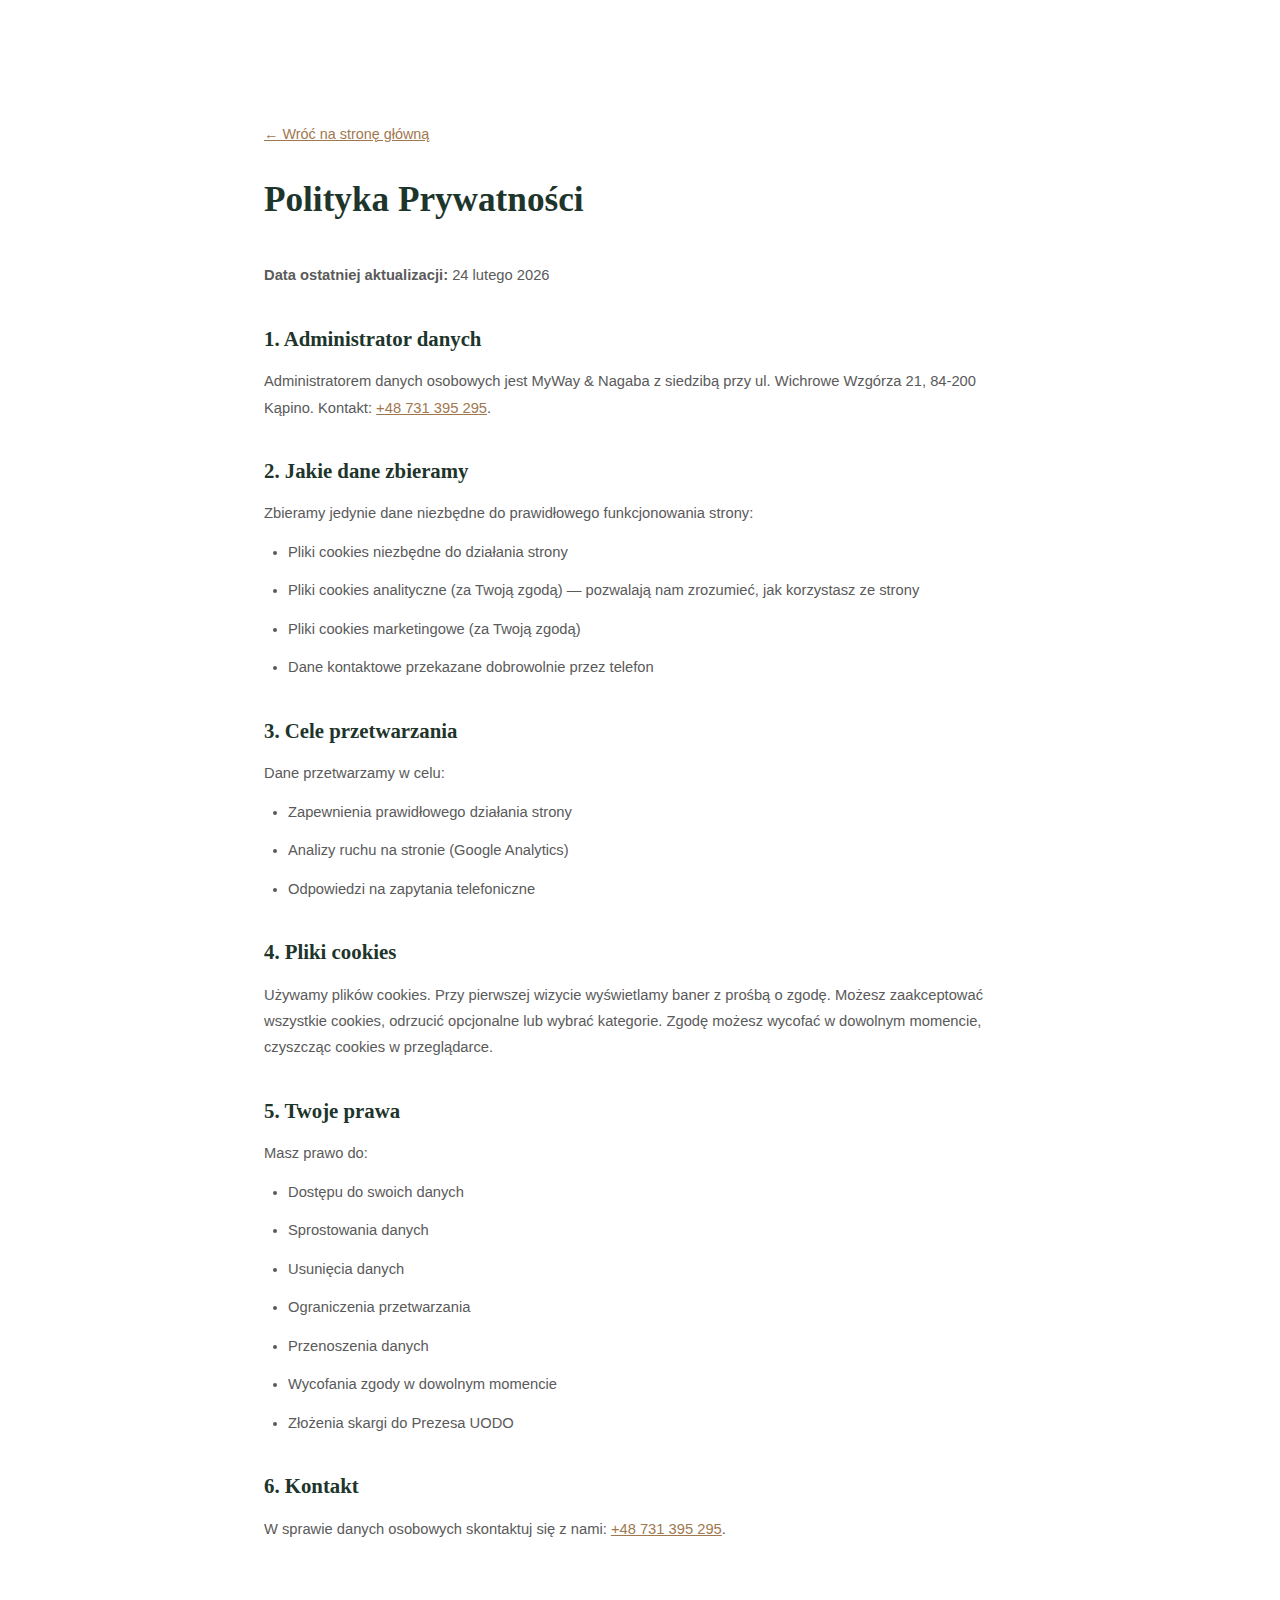
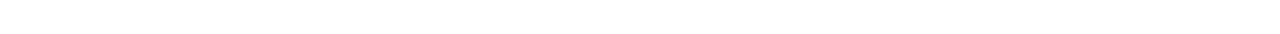
<file: polityka-prywatnosci.html>
<!DOCTYPE html>
<html lang="pl">
<head>
    <meta charset="UTF-8">
    <meta name="viewport" content="width=device-width, initial-scale=1.0">
    <title>Polityka Prywatności | MyWay & Nagaba</title>
    <meta name="robots" content="noindex, nofollow">
    <link rel="preconnect" href="https://fonts.googleapis.com">
    <link rel="preconnect" href="https://fonts.gstatic.com" crossorigin>
    <link href="https://fonts.googleapis.com/css2?family=Playfair+Display:wght@400;600;700&family=Inter:wght@300;400;500;600&display=swap" rel="stylesheet">
    <link rel="stylesheet" href="style.css">
    <style>
        .policy { padding: 120px 0 80px; background: var(--white); }
        .policy h1 { font-family: var(--font-serif); font-size: 2.2rem; color: var(--green-dark); margin-bottom: 32px; }
        .policy h2 { font-family: var(--font-serif); font-size: 1.3rem; color: var(--green-dark); margin: 32px 0 12px; }
        .policy p, .policy li { font-size: 0.92rem; color: var(--text-light); line-height: 1.8; margin-bottom: 12px; }
        .policy ul { padding-left: 24px; }
        .policy a { color: var(--gold-dark); text-decoration: underline; }
        .back-link { display: inline-flex; align-items: center; gap: 6px; margin-bottom: 24px; font-size: 0.9rem; color: var(--green); font-weight: 500; }
    </style>
</head>
<body>
    <section class="policy">
        <div class="container" style="max-width: 800px;">
            <a href="/" class="back-link">&larr; Wróć na stronę główną</a>
            <h1>Polityka Prywatności</h1>
            <p><strong>Data ostatniej aktualizacji:</strong> 24 lutego 2026</p>

            <h2>1. Administrator danych</h2>
            <p>Administratorem danych osobowych jest MyWay & Nagaba z siedzibą przy ul. Wichrowe Wzgórza 21, 84-200 Kąpino. Kontakt: <a href="tel:+48731395295">+48 731 395 295</a>.</p>

            <h2>2. Jakie dane zbieramy</h2>
            <p>Zbieramy jedynie dane niezbędne do prawidłowego funkcjonowania strony:</p>
            <ul>
                <li>Pliki cookies niezbędne do działania strony</li>
                <li>Pliki cookies analityczne (za Twoją zgodą) — pozwalają nam zrozumieć, jak korzystasz ze strony</li>
                <li>Pliki cookies marketingowe (za Twoją zgodą)</li>
                <li>Dane kontaktowe przekazane dobrowolnie przez telefon</li>
            </ul>

            <h2>3. Cele przetwarzania</h2>
            <p>Dane przetwarzamy w celu:</p>
            <ul>
                <li>Zapewnienia prawidłowego działania strony</li>
                <li>Analizy ruchu na stronie (Google Analytics)</li>
                <li>Odpowiedzi na zapytania telefoniczne</li>
            </ul>

            <h2>4. Pliki cookies</h2>
            <p>Używamy plików cookies. Przy pierwszej wizycie wyświetlamy baner z prośbą o zgodę. Możesz zaakceptować wszystkie cookies, odrzucić opcjonalne lub wybrać kategorie. Zgodę możesz wycofać w dowolnym momencie, czyszcząc cookies w przeglądarce.</p>

            <h2>5. Twoje prawa</h2>
            <p>Masz prawo do:</p>
            <ul>
                <li>Dostępu do swoich danych</li>
                <li>Sprostowania danych</li>
                <li>Usunięcia danych</li>
                <li>Ograniczenia przetwarzania</li>
                <li>Przenoszenia danych</li>
                <li>Wycofania zgody w dowolnym momencie</li>
                <li>Złożenia skargi do Prezesa UODO</li>
            </ul>

            <h2>6. Kontakt</h2>
            <p>W sprawie danych osobowych skontaktuj się z nami: <a href="tel:+48731395295">+48 731 395 295</a>.</p>
        </div>
    </section>
</body>
</html>
</file>
<file: style.css>
/* ============================================
   MYWAY & NAGABA — Styles v3
   ============================================ */

/* ---------- CSS Variables ---------- */
:root {
    --cream: #FFF8F0;
    --cream-dark: #F5EDE3;
    --gold: #C4956A;
    --gold-light: #D4A87A;
    --gold-dark: #A07850;
    --green: #2D4A3E;
    --green-light: #3D6354;
    --green-dark: #1E352B;
    --gray: #6B7B7D;
    --gray-light: #9AACAE;
    --gray-dark: #4A5557;
    --white: #FFFFFF;
    --text: #2C2C2C;
    --text-light: #5A5A5A;

    --font-serif: 'Cormorant Garamond', Georgia, serif;
    --font-sans: 'Plus Jakarta Sans', -apple-system, BlinkMacSystemFont, sans-serif;

    --radius-sm: 8px;
    --radius-md: 16px;
    --radius-lg: 24px;
    --radius-xl: 32px;

    --shadow-sm: 0 2px 8px rgba(0,0,0,0.06);
    --shadow-md: 0 8px 32px rgba(0,0,0,0.08);
    --shadow-lg: 0 16px 48px rgba(0,0,0,0.12);

    --transition: 0.3s ease;
    --transition-slow: 0.6s ease;
}

/* ---------- Reset ---------- */
*, *::before, *::after {
    margin: 0;
    padding: 0;
    box-sizing: border-box;
}

html {
    scroll-behavior: smooth;
    scroll-padding-top: 80px;
}

body {
    font-family: var(--font-sans);
    color: var(--text);
    background: var(--cream);
    line-height: 1.7;
    font-size: 16px;
    -webkit-font-smoothing: antialiased;
    overflow-x: hidden;
}

img { max-width: 100%; height: auto; display: block; }
a { color: inherit; text-decoration: none; }

.container {
    max-width: 1200px;
    margin: 0 auto;
    padding: 0 24px;
}

/* ---------- Section Headers ---------- */
.section-label {
    font-family: var(--font-sans);
    font-size: 0.8rem;
    font-weight: 600;
    letter-spacing: 3px;
    text-transform: uppercase;
    color: var(--gold);
    margin-bottom: 12px;
}

.section-title {
    font-family: var(--font-serif);
    font-size: clamp(2rem, 4vw, 3.2rem);
    font-weight: 600;
    color: var(--green-dark);
    line-height: 1.15;
    margin-bottom: 48px;
}

.section-title em {
    font-style: italic;
    color: var(--gold-dark);
}

.section-header {
    text-align: center;
    margin-bottom: 16px;
}

/* ---------- Buttons ---------- */
.btn {
    display: inline-flex;
    align-items: center;
    gap: 8px;
    padding: 14px 32px;
    border-radius: 100px;
    font-family: var(--font-sans);
    font-size: 0.95rem;
    font-weight: 600;
    cursor: pointer;
    transition: all var(--transition);
    border: 2px solid transparent;
    text-decoration: none;
}

.btn--primary {
    background: var(--green);
    color: var(--white);
    border-color: var(--green);
}

.btn--primary:hover {
    background: var(--green-light);
    border-color: var(--green-light);
    transform: translateY(-2px);
    box-shadow: 0 8px 24px rgba(45, 74, 62, 0.3);
}

.btn--outline {
    background: transparent;
    color: var(--green);
    border-color: var(--green);
}

.btn--outline:hover {
    background: var(--green);
    color: var(--white);
    transform: translateY(-2px);
}

.btn--ghost {
    background: rgba(255,255,255,0.15);
    color: var(--white);
    border-color: rgba(255,255,255,0.3);
    backdrop-filter: blur(8px);
}

.btn--ghost:hover {
    background: rgba(255,255,255,0.25);
    border-color: rgba(255,255,255,0.5);
    transform: translateY(-2px);
}

.btn--large {
    padding: 18px 40px;
    font-size: 1.05rem;
}

/* ---------- Navigation ---------- */
.nav {
    position: fixed;
    top: 0;
    left: 0;
    right: 0;
    z-index: 1000;
    background: rgba(255, 248, 240, 0.85);
    backdrop-filter: blur(20px);
    -webkit-backdrop-filter: blur(20px);
    border-bottom: 1px solid rgba(196, 149, 106, 0.15);
    transition: all var(--transition);
}

.nav--scrolled {
    box-shadow: var(--shadow-sm);
}

.nav__container {
    max-width: 1200px;
    margin: 0 auto;
    padding: 0 24px;
    display: flex;
    align-items: center;
    justify-content: space-between;
    height: 72px;
}

.nav__logo {
    font-family: var(--font-serif);
    font-size: 1.5rem;
    font-weight: 600;
    color: var(--green-dark);
    display: flex;
    align-items: center;
    gap: 6px;
}

.nav__logo-icon {
    color: var(--gold);
    font-size: 1.6rem;
}

.nav__logo-img {
    height: 36px;
    width: auto;
    border-radius: 50%;
}

.nav__logo-accent {
    color: var(--gold);
    font-weight: 700;
}

.nav__logo-amp {
    color: var(--gray-light);
    font-weight: 300;
    margin: 0 4px;
    font-size: 1.1rem;
}

.nav__logo-sub {
    font-weight: 300;
    font-size: 0.85em;
    letter-spacing: 2px;
    text-transform: uppercase;
    color: var(--gray);
    margin-left: 4px;
}

.nav__links {
    display: flex;
    list-style: none;
    gap: 32px;
}

.nav__links a {
    font-size: 0.9rem;
    font-weight: 500;
    color: var(--gray-dark);
    transition: color var(--transition);
    position: relative;
}

.nav__links a::after {
    content: '';
    position: absolute;
    bottom: -4px;
    left: 0;
    width: 0;
    height: 2px;
    background: var(--gold);
    transition: width var(--transition);
}

.nav__links a:hover { color: var(--green); }
.nav__links a:hover::after { width: 100%; }

.nav__cta {
    display: flex;
    align-items: center;
    gap: 8px;
    padding: 12px 24px;
    background: var(--gold);
    color: var(--white);
    border-radius: 100px;
    font-size: 0.95rem;
    font-weight: 700;
    transition: all var(--transition);
    box-shadow: 0 4px 16px rgba(196, 149, 106, 0.35);
    animation: nav-cta-pulse 3s ease-in-out infinite;
}

@keyframes nav-cta-pulse {
    0%, 100% { box-shadow: 0 4px 16px rgba(196, 149, 106, 0.35); }
    50% { box-shadow: 0 4px 24px rgba(196, 149, 106, 0.55); }
}

.nav__cta:hover {
    background: var(--gold-light);
    transform: translateY(-2px);
    box-shadow: 0 6px 24px rgba(196, 149, 106, 0.5);
}

.nav__hamburger {
    display: none;
    flex-direction: column;
    gap: 5px;
    background: none;
    border: none;
    cursor: pointer;
    padding: 4px;
}

.nav__hamburger span {
    display: block;
    width: 24px;
    height: 2px;
    background: var(--green-dark);
    transition: all var(--transition);
    border-radius: 2px;
}

/* =============================================
   HERO — FULL-SCREEN CINEMATIC
   ============================================= */
.hero {
    position: relative;
    min-height: 100vh;
    display: flex;
    align-items: flex-end;
    overflow: hidden;
}

.hero__bg {
    position: absolute;
    inset: 0;
}

.hero__bg-img {
    width: 100%;
    height: 100%;
    object-fit: cover;
    object-position: center 40%;
}

.hero__overlay {
    position: absolute;
    inset: 0;
    background:
        linear-gradient(
            180deg,
            rgba(30, 53, 43, 0.15) 0%,
            rgba(30, 53, 43, 0.25) 25%,
            rgba(30, 53, 43, 0.55) 55%,
            rgba(30, 53, 43, 0.88) 80%,
            rgba(30, 53, 43, 0.95) 100%
        );
}

.hero__content {
    position: relative;
    z-index: 2;
    width: 100%;
    max-width: 1200px;
    margin: 0 auto;
    padding: 0 24px 80px;
    display: flex;
    justify-content: space-between;
    align-items: flex-end;
    gap: 48px;
}

.hero__left {
    max-width: 680px;
}

.hero__badge {
    display: inline-block;
    padding: 8px 20px;
    background: rgba(255,255,255,0.1);
    border: 1px solid rgba(255,255,255,0.2);
    border-radius: 100px;
    font-size: 0.82rem;
    font-weight: 500;
    color: rgba(255,255,255,0.85);
    margin-bottom: 28px;
    letter-spacing: 0.5px;
    backdrop-filter: blur(8px);
}

.hero__title {
    font-family: var(--font-serif);
    font-size: clamp(3rem, 7vw, 5.5rem);
    font-weight: 700;
    color: var(--white);
    line-height: 0.95;
    margin-bottom: 36px;
    letter-spacing: -0.02em;
}

.hero__title em {
    display: block;
    font-style: italic;
    color: var(--gold-light);
    font-size: 1.25em;
    margin-top: 0.05em;
}

.hero__card {
    background: rgba(255,255,255,0.07);
    backdrop-filter: blur(16px);
    -webkit-backdrop-filter: blur(16px);
    border: 1px solid rgba(255,255,255,0.12);
    border-radius: var(--radius-lg);
    padding: 28px 32px;
}

.hero__subtitle {
    font-size: 1rem;
    color: rgba(255,255,255,0.75);
    line-height: 1.7;
    margin-bottom: 24px;
}

.hero__ctas {
    display: flex;
    gap: 12px;
    flex-wrap: wrap;
}

.hero__ctas .btn--primary {
    background: var(--gold);
    border-color: var(--gold);
}

.hero__ctas .btn--primary:hover {
    background: var(--gold-light);
    border-color: var(--gold-light);
    box-shadow: 0 8px 24px rgba(196,149,106,0.4);
}

/* Side stats */
.hero__side {
    display: flex;
    flex-direction: column;
    gap: 12px;
    flex-shrink: 0;
}

.hero__stat-pill {
    display: flex;
    align-items: center;
    gap: 12px;
    background: rgba(255,255,255,0.1);
    backdrop-filter: blur(12px);
    -webkit-backdrop-filter: blur(12px);
    border: 1px solid rgba(255,255,255,0.15);
    border-radius: 100px;
    padding: 12px 20px;
    white-space: nowrap;
}

.hero__stat-num {
    font-family: var(--font-serif);
    font-size: 1.6rem;
    font-weight: 700;
    color: var(--gold-light);
    line-height: 1;
}

.hero__stat-label {
    font-size: 0.82rem;
    color: rgba(255,255,255,0.7);
    font-weight: 500;
}

.hero__stat-pill--live {
    gap: 10px;
}

.hero__dot {
    width: 8px;
    height: 8px;
    background: #4CAF50;
    border-radius: 50%;
    animation: pulse-dot 2s ease-in-out infinite;
    flex-shrink: 0;
}

@keyframes pulse-dot {
    0%, 100% { opacity: 1; transform: scale(1); }
    50% { opacity: 0.5; transform: scale(1.5); }
}

.hero__scroll {
    position: absolute;
    bottom: 24px;
    left: 50%;
    transform: translateX(-50%);
    color: rgba(255,255,255,0.4);
    animation: bounce 2s ease-in-out infinite;
    z-index: 3;
}

@keyframes bounce {
    0%, 100% { transform: translateX(-50%) translateY(0); }
    50% { transform: translateX(-50%) translateY(8px); }
}

/* =============================================
   ABOUT — PHOTO + OVERLAPPING TEXT
   ============================================= */
.about {
    padding: 120px 0;
    background: var(--white);
    overflow: hidden;
}

.about__wrapper {
    max-width: 1200px;
    margin: 0 auto;
    padding: 0 24px;
    display: grid;
    grid-template-columns: 1.1fr 1fr;
    gap: 64px;
    align-items: center;
}

.about__photo-col {
    position: relative;
}

.about__photo {
    width: 100%;
    height: 520px;
    object-fit: cover;
    border-radius: var(--radius-xl);
    box-shadow: var(--shadow-lg);
}

.about__photo-badge {
    position: absolute;
    bottom: -20px;
    right: -20px;
    background: var(--green);
    color: var(--white);
    padding: 16px 24px;
    border-radius: var(--radius-md);
    font-size: 0.9rem;
    font-weight: 600;
    box-shadow: var(--shadow-md);
}

.about__photo-badge span {
    font-family: var(--font-serif);
    font-size: 1.8rem;
    font-weight: 700;
    color: var(--gold-light);
    display: block;
    line-height: 1;
}

.about__text-col {
    padding: 20px 0;
}

.about__text-col .section-label,
.about__text-col .section-title {
    text-align: left;
}

.about__text-col .section-title {
    margin-bottom: 28px;
}

.about__lead {
    font-size: 1.15rem;
    color: var(--text);
    font-weight: 500;
    margin-bottom: 20px;
    line-height: 1.8;
    padding-left: 20px;
    border-left: 3px solid var(--gold);
}

.about__body {
    margin-bottom: 16px;
    color: var(--text-light);
    line-height: 1.8;
}

/* =============================================
   BENTO GALLERY
   ============================================= */
.bento {
    padding: 0 0 120px;
    background: var(--white);
}

.bento__grid {
    display: grid;
    grid-template-columns: 1fr 1fr;
    grid-template-rows: 240px 240px;
    gap: 16px;
}

.bento__item {
    position: relative;
    border-radius: var(--radius-lg);
    overflow: hidden;
}

.bento__item img {
    width: 100%;
    height: 100%;
    object-fit: cover;
    transition: transform 0.5s ease;
}

.bento__item:hover img {
    transform: scale(1.05);
}

.bento__item--large {
    grid-row: 1 / 3;
}

.bento__label {
    position: absolute;
    bottom: 0;
    left: 0;
    right: 0;
    padding: 16px 20px;
    background: linear-gradient(transparent, rgba(0,0,0,0.55));
    color: var(--white);
    font-size: 0.85rem;
    font-weight: 600;
    letter-spacing: 0.5px;
}

/* =============================================
   APPROACH — ZIGZAG NUMBERED
   ============================================= */
.approach {
    padding: 120px 0;
    background: var(--cream);
}

.approach__list {
    max-width: 900px;
    margin: 0 auto;
    display: flex;
    flex-direction: column;
    gap: 32px;
}

.approach__row {
    display: flex;
    align-items: center;
    gap: 32px;
}

.approach__row--right {
    justify-content: flex-end;
}

.approach__num {
    font-family: var(--font-serif);
    font-size: 5rem;
    font-weight: 700;
    color: rgba(196, 149, 106, 0.2);
    line-height: 1;
    flex-shrink: 0;
    min-width: 100px;
    text-align: center;
}

.approach__card {
    background: var(--white);
    padding: 36px 32px;
    border-radius: var(--radius-lg);
    border: 1px solid rgba(196, 149, 106, 0.12);
    max-width: 520px;
    transition: all var(--transition);
}

.approach__card:hover {
    transform: translateY(-4px);
    box-shadow: var(--shadow-md);
    border-color: rgba(196, 149, 106, 0.3);
}

.approach__title {
    font-family: var(--font-serif);
    font-size: 1.3rem;
    font-weight: 600;
    color: var(--green-dark);
    margin-bottom: 10px;
}

.approach__text {
    font-size: 0.92rem;
    color: var(--text-light);
    line-height: 1.7;
}

/* =============================================
   PROCESS — DARK TIMELINE
   ============================================= */
.process {
    padding: 120px 0;
    background: var(--green-dark);
    color: var(--white);
    position: relative;
    overflow: hidden;
}

.process::before {
    content: '';
    position: absolute;
    width: 600px;
    height: 600px;
    border-radius: 50%;
    background: rgba(196, 149, 106, 0.06);
    top: -200px;
    right: -200px;
    filter: blur(80px);
}

.process .section-label { color: var(--gold-light); }
.process .section-title { color: var(--white); }
.process .section-title em { color: var(--gold-light); }

.timeline {
    position: relative;
    max-width: 900px;
    margin: 0 auto;
}

.timeline__line {
    position: absolute;
    left: 50%;
    top: 0;
    bottom: 0;
    width: 2px;
    background: linear-gradient(180deg, var(--gold-light), rgba(196,149,106,0.15));
    transform: translateX(-50%);
}

.timeline__item {
    display: flex;
    align-items: flex-start;
    gap: 32px;
    margin-bottom: 48px;
    position: relative;
}

.timeline__item:last-child { margin-bottom: 0; }

.timeline__item--left {
    justify-content: flex-end;
    padding-right: calc(50% + 32px);
}

.timeline__item--right {
    padding-left: calc(50% + 32px);
}

.timeline__dot {
    position: absolute;
    left: 50%;
    top: 12px;
    width: 16px;
    height: 16px;
    background: var(--gold);
    border: 3px solid var(--green-dark);
    border-radius: 50%;
    transform: translateX(-50%);
    z-index: 2;
}

.timeline__card {
    background: rgba(255,255,255,0.06);
    backdrop-filter: blur(8px);
    border: 1px solid rgba(255,255,255,0.1);
    border-radius: var(--radius-lg);
    padding: 28px 24px;
    transition: all var(--transition);
}

.timeline__card:hover {
    background: rgba(255,255,255,0.1);
    border-color: rgba(196, 149, 106, 0.3);
}

.timeline__num {
    font-family: var(--font-serif);
    font-size: 2rem;
    font-weight: 700;
    color: rgba(196, 149, 106, 0.4);
    line-height: 1;
    margin-bottom: 12px;
}

.timeline__title {
    font-family: var(--font-serif);
    font-size: 1.2rem;
    font-weight: 600;
    color: var(--cream);
    margin-bottom: 10px;
}

.timeline__text {
    font-size: 0.9rem;
    color: rgba(255,255,255,0.6);
    line-height: 1.7;
}

/* =============================================
   TEAM — WIDE HORIZONTAL CARDS
   ============================================= */
.team {
    padding: 120px 0;
    background: var(--white);
}

.team__card {
    display: grid;
    grid-template-columns: 300px 1fr;
    gap: 48px;
    align-items: center;
    background: var(--cream);
    border-radius: var(--radius-xl);
    padding: 40px;
    margin-bottom: 32px;
    border: 1px solid rgba(196, 149, 106, 0.15);
    transition: all var(--transition);
    max-width: 900px;
    margin-left: auto;
    margin-right: auto;
}

.team__card:last-child { margin-bottom: 0; }

.team__card:hover {
    transform: translateY(-4px);
    box-shadow: var(--shadow-md);
}

.team__card--reverse {
    grid-template-columns: 1fr 300px;
}

.team__img-wrap {
    width: 100%;
    aspect-ratio: 3 / 4;
    border-radius: var(--radius-lg);
    overflow: hidden;
}

.team__img {
    width: 100%;
    height: 100%;
    object-fit: cover;
    object-position: center top;
}

.team__name {
    font-family: var(--font-serif);
    font-size: 1.6rem;
    font-weight: 600;
    color: var(--green-dark);
    margin-bottom: 6px;
}

.team__role {
    font-size: 0.85rem;
    color: var(--gold-dark);
    font-weight: 600;
    margin-bottom: 20px;
}

.team__bio {
    font-size: 0.92rem;
    color: var(--text-light);
    line-height: 1.8;
    margin-bottom: 24px;
}

.team__social {
    display: flex;
    gap: 12px;
}

.team__social a {
    width: 40px;
    height: 40px;
    display: flex;
    align-items: center;
    justify-content: center;
    border-radius: 50%;
    background: var(--white);
    color: var(--green);
    transition: all var(--transition);
    border: 1px solid rgba(45, 74, 62, 0.15);
}

.team__social a:hover {
    background: var(--green);
    color: var(--white);
    transform: translateY(-2px);
}

/* ---------- Location ---------- */
.location {
    padding: 120px 0;
    background: var(--cream);
}

.location__grid {
    display: grid;
    grid-template-columns: 1fr 1fr;
    gap: 48px;
    align-items: start;
}

.location__address {
    display: flex;
    gap: 16px;
    align-items: start;
    margin-bottom: 32px;
    color: var(--green);
}

.location__address div {
    font-size: 0.95rem;
    color: var(--text);
    line-height: 1.7;
}

.location__address strong {
    font-family: var(--font-serif);
    font-size: 1.1rem;
    color: var(--green-dark);
}

.location__distances {
    display: flex;
    flex-direction: column;
    gap: 16px;
    margin-bottom: 24px;
}

.distance {
    display: flex;
    align-items: center;
    gap: 12px;
}

.distance__city {
    font-weight: 600;
    font-size: 0.95rem;
    color: var(--green-dark);
    min-width: 100px;
}

.distance__line {
    flex: 1;
    height: 1px;
    background: repeating-linear-gradient(90deg, var(--gray-light) 0, var(--gray-light) 4px, transparent 4px, transparent 8px);
}

.distance__info {
    font-size: 0.85rem;
    color: var(--gray);
    font-weight: 500;
    white-space: nowrap;
}

.location__note {
    font-size: 0.88rem;
    color: var(--gold-dark);
    font-weight: 500;
    padding: 12px 16px;
    background: rgba(196, 149, 106, 0.08);
    border-radius: var(--radius-sm);
    border-left: 3px solid var(--gold);
}

/* ---------- FAQ ---------- */
.faq {
    padding: 120px 0;
    background: var(--white);
}

.faq__list {
    max-width: 800px;
    margin: 0 auto;
}

.faq__item {
    background: var(--cream);
    border-radius: var(--radius-md);
    margin-bottom: 12px;
    border: 1px solid rgba(196, 149, 106, 0.12);
    overflow: hidden;
    transition: all var(--transition);
}

.faq__item:hover { border-color: rgba(196, 149, 106, 0.3); }
.faq__item[open] { border-color: var(--gold); }

.faq__question {
    padding: 20px 24px;
    font-family: var(--font-serif);
    font-size: 1.1rem;
    font-weight: 600;
    color: var(--green-dark);
    cursor: pointer;
    list-style: none;
    display: flex;
    justify-content: space-between;
    align-items: center;
}

.faq__question::-webkit-details-marker { display: none; }

.faq__question::after {
    content: '+';
    font-size: 1.4rem;
    font-weight: 300;
    color: var(--gold);
    transition: transform var(--transition);
}

.faq__item[open] .faq__question::after { transform: rotate(45deg); }

.faq__answer {
    padding: 0 24px 20px;
    font-size: 0.92rem;
    color: var(--text-light);
    line-height: 1.8;
}

/* ---------- CTA Section ---------- */
.cta-section {
    padding: 120px 0;
    background: linear-gradient(135deg, var(--green-dark) 0%, var(--green) 100%);
    text-align: center;
    position: relative;
    overflow: hidden;
}

.cta-section::before {
    content: '';
    position: absolute;
    width: 500px;
    height: 500px;
    border-radius: 50%;
    background: rgba(196, 149, 106, 0.1);
    top: -200px;
    left: -100px;
    filter: blur(80px);
}

.cta-section__title {
    font-family: var(--font-serif);
    font-size: clamp(2rem, 4vw, 3.2rem);
    font-weight: 700;
    color: var(--white);
    margin-bottom: 20px;
}

.cta-section__title em {
    font-style: italic;
    color: var(--gold-light);
}

.cta-section__text {
    font-size: 1.1rem;
    color: rgba(255,255,255,0.7);
    max-width: 500px;
    margin: 0 auto 40px;
    line-height: 1.8;
}

.cta-section__buttons {
    display: flex;
    gap: 16px;
    justify-content: center;
    flex-wrap: wrap;
}

.cta-section .btn--primary {
    background: var(--gold);
    border-color: var(--gold);
    color: var(--white);
    font-size: 1.15rem;
    padding: 20px 44px;
    box-shadow: 0 6px 24px rgba(196, 149, 106, 0.4);
    animation: cta-btn-pulse 2.5s ease-in-out infinite;
}

@keyframes cta-btn-pulse {
    0%, 100% { box-shadow: 0 6px 24px rgba(196, 149, 106, 0.4); }
    50% { box-shadow: 0 8px 36px rgba(196, 149, 106, 0.65); }
}

.cta-section .btn--primary:hover {
    background: var(--gold-light);
    border-color: var(--gold-light);
    box-shadow: 0 8px 36px rgba(196, 149, 106, 0.6);
}

.cta-section .btn--outline {
    color: var(--white);
    border-color: rgba(255,255,255,0.4);
}

.cta-section .btn--outline:hover {
    background: rgba(255,255,255,0.1);
    border-color: var(--white);
    color: var(--white);
}

/* ---------- Footer ---------- */
.footer {
    padding: 64px 0 32px;
    background: var(--green-dark);
    color: rgba(255,255,255,0.7);
}

.footer__grid {
    display: grid;
    grid-template-columns: 1.5fr 1fr 1fr 1fr;
    gap: 48px;
    margin-bottom: 48px;
}

.footer__logo {
    font-family: var(--font-serif);
    font-size: 1.3rem;
    font-weight: 600;
    color: var(--white);
    display: flex;
    align-items: center;
    gap: 6px;
    margin-bottom: 12px;
}

.footer__desc { font-size: 0.88rem; line-height: 1.7; }

.footer h4 {
    font-family: var(--font-serif);
    font-size: 1rem;
    font-weight: 600;
    color: var(--white);
    margin-bottom: 16px;
}

.footer__contact p, .footer__links p {
    font-size: 0.88rem;
    margin-bottom: 8px;
}

.footer__contact a, .footer__links a { transition: color var(--transition); }
.footer__contact a:hover, .footer__links a:hover { color: var(--gold-light); }

.footer__social-links { display: flex; gap: 12px; }

.footer__social-links a {
    width: 40px;
    height: 40px;
    display: flex;
    align-items: center;
    justify-content: center;
    border-radius: 50%;
    border: 1px solid rgba(255,255,255,0.2);
    color: rgba(255,255,255,0.7);
    transition: all var(--transition);
}

.footer__social-links a:hover {
    background: var(--gold);
    border-color: var(--gold);
    color: var(--white);
    transform: translateY(-2px);
}

.footer__bottom {
    border-top: 1px solid rgba(255,255,255,0.1);
    padding-top: 24px;
    text-align: center;
    font-size: 0.82rem;
}

/* ---------- Floating CTA ---------- */
.floating-cta {
    display: none;
    position: fixed;
    bottom: 20px;
    left: 16px;
    right: 16px;
    z-index: 999;
    background: var(--gold);
    color: var(--white);
    padding: 18px 28px;
    border-radius: 100px;
    font-size: 1.05rem;
    font-weight: 700;
    align-items: center;
    justify-content: center;
    gap: 10px;
    box-shadow: 0 8px 32px rgba(196, 149, 106, 0.5);
    transition: all var(--transition);
    animation: pulse-cta 2.5s ease-in-out infinite;
    letter-spacing: 0.3px;
}

.floating-cta:hover {
    background: var(--gold-light);
    transform: translateY(-2px);
}

@keyframes pulse-cta {
    0%, 100% { box-shadow: 0 8px 32px rgba(196, 149, 106, 0.5); }
    50% { box-shadow: 0 8px 48px rgba(196, 149, 106, 0.75); }
}

/* ---------- Cookie Banner ---------- */
.cookie-banner {
    position: fixed;
    bottom: 0;
    left: 0;
    right: 0;
    z-index: 10000;
    background: var(--white);
    border-top: 1px solid rgba(196, 149, 106, 0.2);
    box-shadow: 0 -8px 32px rgba(0,0,0,0.1);
    padding: 20px 24px;
    transform: translateY(100%);
    transition: transform 0.4s ease;
}

.cookie-banner--visible { transform: translateY(0); }

.cookie-banner__content {
    max-width: 1200px;
    margin: 0 auto;
    display: flex;
    align-items: center;
    justify-content: space-between;
    gap: 24px;
    flex-wrap: wrap;
}

.cookie-banner__text {
    font-size: 0.88rem;
    color: var(--text-light);
    flex: 1;
}

.cookie-banner__text a {
    color: var(--gold-dark);
    text-decoration: underline;
}

.cookie-banner__actions {
    display: flex;
    gap: 8px;
    flex-shrink: 0;
}

.cookie-banner__btn {
    padding: 10px 20px;
    border-radius: 100px;
    font-size: 0.85rem;
    font-weight: 600;
    cursor: pointer;
    border: 2px solid transparent;
    transition: all var(--transition);
    font-family: var(--font-sans);
}

.cookie-banner__btn--accept {
    background: var(--green);
    color: var(--white);
    border-color: var(--green);
}

.cookie-banner__btn--accept:hover { background: var(--green-light); }

.cookie-banner__btn--reject {
    background: transparent;
    color: var(--green);
    border-color: var(--green);
}

.cookie-banner__btn--reject:hover { background: var(--cream); }

.cookie-banner__btn--settings {
    background: transparent;
    color: var(--gray);
    border-color: transparent;
}

.cookie-banner__btn--settings:hover { color: var(--green); }

.cookie-banner__btn--save {
    background: var(--gold);
    color: var(--white);
    border-color: var(--gold);
    margin-top: 12px;
}

.cookie-banner__details {
    display: none;
    max-width: 1200px;
    margin: 16px auto 0;
    padding-top: 16px;
    border-top: 1px solid rgba(196, 149, 106, 0.15);
}

.cookie-banner__details--visible { display: block; }

.cookie-banner__option { margin-bottom: 8px; }

.cookie-banner__option label {
    display: flex;
    align-items: center;
    gap: 8px;
    font-size: 0.88rem;
    color: var(--text);
    cursor: pointer;
}

.cookie-banner__option small { color: var(--gray); }

/* ---------- Animations ---------- */
.fade-in {
    opacity: 0;
    transform: translateY(24px);
    transition: opacity 0.6s ease, transform 0.6s ease;
}

.fade-in--visible {
    opacity: 1;
    transform: translateY(0);
}

/* =============================================
   RESPONSIVE
   ============================================= */
@media (max-width: 1024px) {
    .about__wrapper { grid-template-columns: 1fr 1fr; gap: 40px; }
    .bento__grid { grid-template-rows: 200px 200px; }
    .team__card { grid-template-columns: 240px 1fr; gap: 32px; padding: 32px; }
    .team__card--reverse { grid-template-columns: 1fr 240px; }
    .footer__grid { grid-template-columns: repeat(2, 1fr); }
}

@media (max-width: 768px) {
    .nav__links { display: none; }
    .nav__cta {
        padding: 10px;
        font-size: 0.85rem;
        width: 42px;
        height: 42px;
        justify-content: center;
    }
    .nav__cta-text { display: none; }
    .nav__logo-img { height: 28px; }
    .nav__logo { font-size: 1.2rem; }
    .nav__hamburger { display: flex; }

    .nav__links--open {
        display: flex;
        flex-direction: column;
        position: absolute;
        top: 72px;
        left: 0;
        right: 0;
        background: var(--cream);
        padding: 24px;
        gap: 20px;
        border-bottom: 1px solid rgba(196, 149, 106, 0.15);
        box-shadow: var(--shadow-md);
    }

    .nav__links--open a { font-size: 1.1rem; }

    /* Hero mobile */
    .hero__content {
        flex-direction: column;
        align-items: flex-start;
        padding-bottom: 60px;
    }

    .hero__title { font-size: clamp(2.5rem, 10vw, 3.5rem); }

    .hero__side {
        flex-direction: row;
        flex-wrap: wrap;
        gap: 8px;
    }

    .hero__stat-pill { padding: 8px 14px; }
    .hero__stat-num { font-size: 1.2rem; }
    .hero__stat-label { font-size: 0.75rem; }

    /* About mobile */
    .about__wrapper { grid-template-columns: 1fr; gap: 32px; }
    .about__photo { height: 300px; }
    .about__photo-badge { bottom: -16px; right: 16px; }

    /* Bento mobile */
    .bento__grid {
        grid-template-columns: 1fr 1fr;
        grid-template-rows: 200px 180px 180px;
    }

    .bento__item--large {
        grid-column: 1 / 3;
        grid-row: 1 / 2;
    }

    /* Approach mobile */
    .approach__row,
    .approach__row--right {
        flex-direction: column;
        text-align: center;
    }

    .approach__row--right { flex-direction: column; }
    .approach__num { font-size: 3.5rem; min-width: auto; }
    .approach__card { max-width: 100%; }

    /* Timeline mobile */
    .timeline__line { left: 24px; }

    .timeline__item--left,
    .timeline__item--right {
        padding-left: 56px;
        padding-right: 0;
        justify-content: flex-start;
    }

    .timeline__dot {
        left: 24px;
    }

    /* Team mobile */
    .team__card,
    .team__card--reverse {
        grid-template-columns: 1fr;
        text-align: center;
        padding: 24px;
    }

    .team__card--reverse .team__img-wrap {
        order: -1;
    }

    .team__img-wrap {
        max-width: 280px;
        margin: 0 auto;
    }

    .team__social { justify-content: center; }

    /* Location mobile */
    .location__grid { grid-template-columns: 1fr; }

    /* Footer mobile */
    .footer__grid { grid-template-columns: 1fr; gap: 32px; }

    .floating-cta { display: flex; }

    .cookie-banner__content {
        flex-direction: column;
        text-align: center;
    }

    .cookie-banner__actions {
        width: 100%;
        justify-content: center;
    }
}

@media (max-width: 480px) {
    .hero { min-height: 100svh; }
    .hero__content { padding-bottom: 48px; }
    .hero__card { padding: 20px; }
    .hero__ctas { flex-direction: column; }
    .hero__ctas .btn { width: 100%; justify-content: center; }

    .bento__grid {
        grid-template-columns: 1fr;
        grid-template-rows: repeat(5, 180px);
    }

    .bento__item--large {
        grid-column: 1;
        grid-row: 1;
    }

    .cta-section__buttons { flex-direction: column; align-items: center; }
    .btn--large { width: 100%; justify-content: center; }
}
</file>
